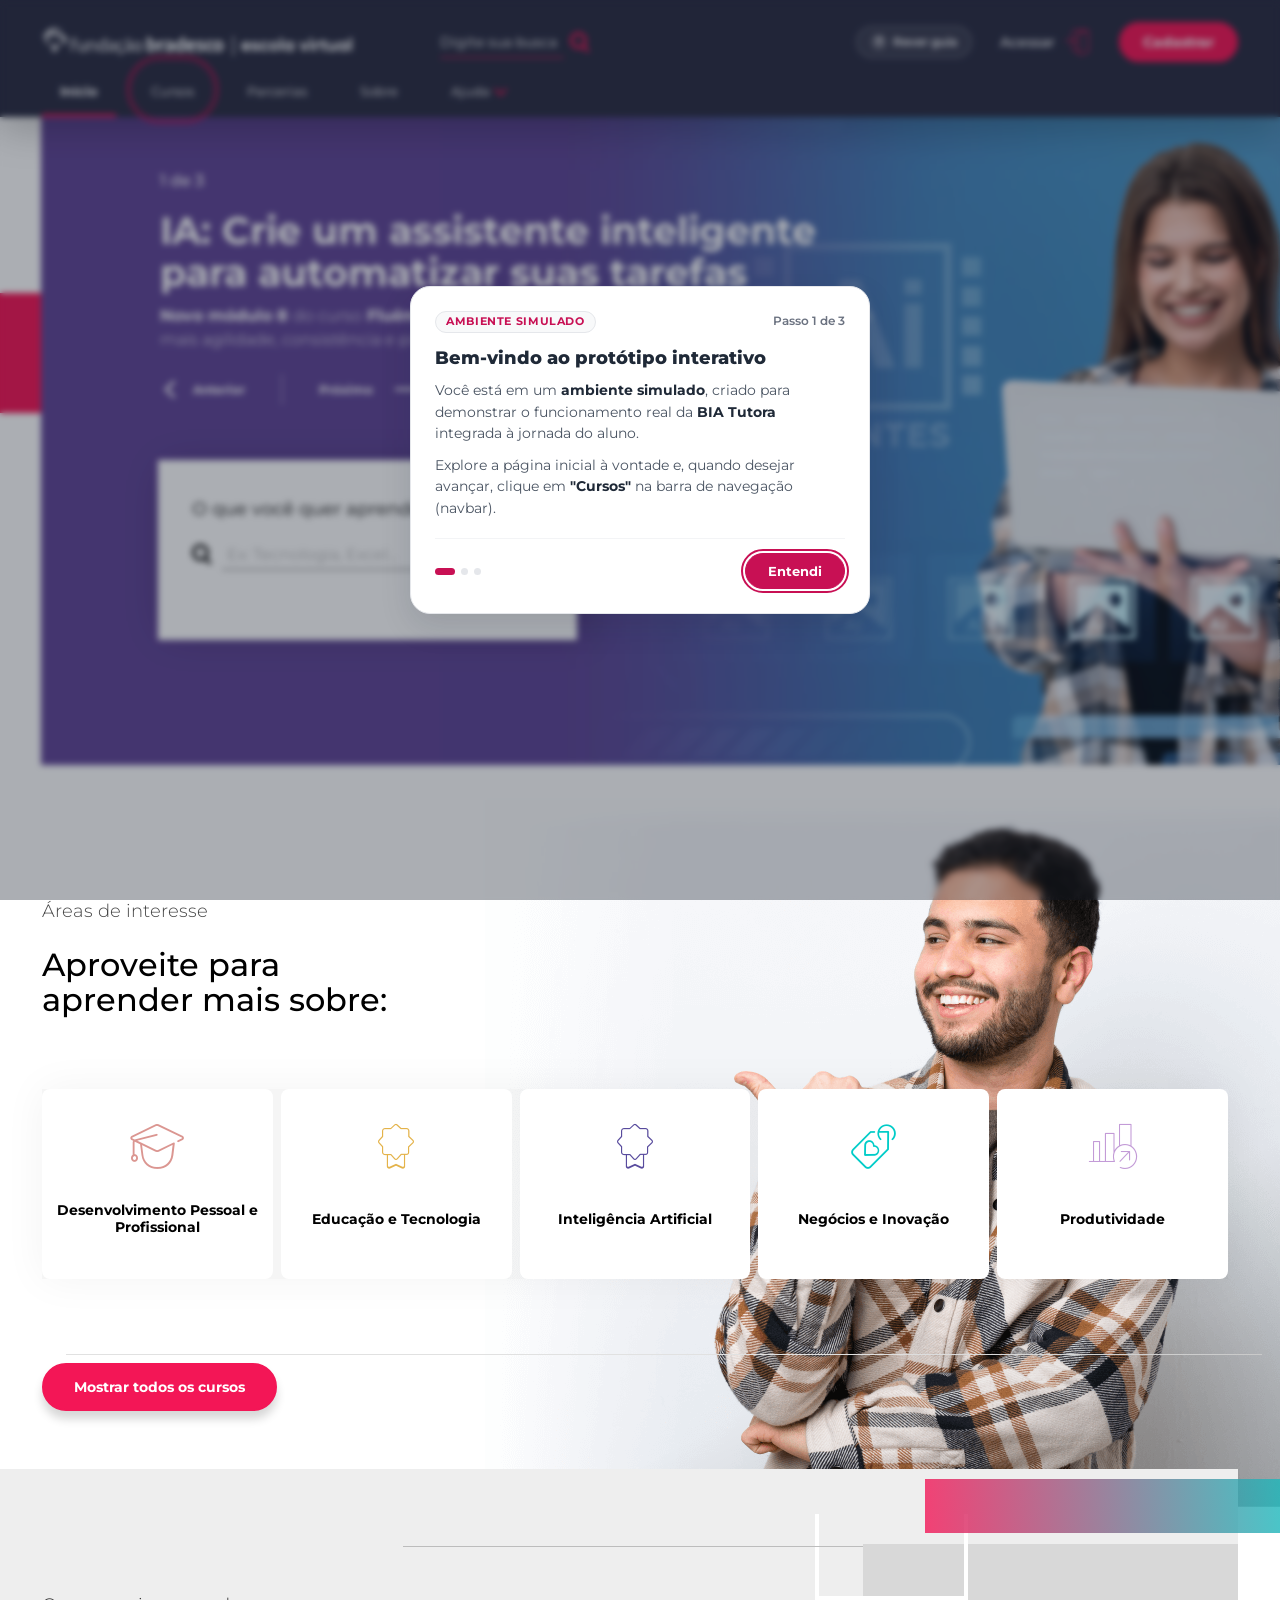
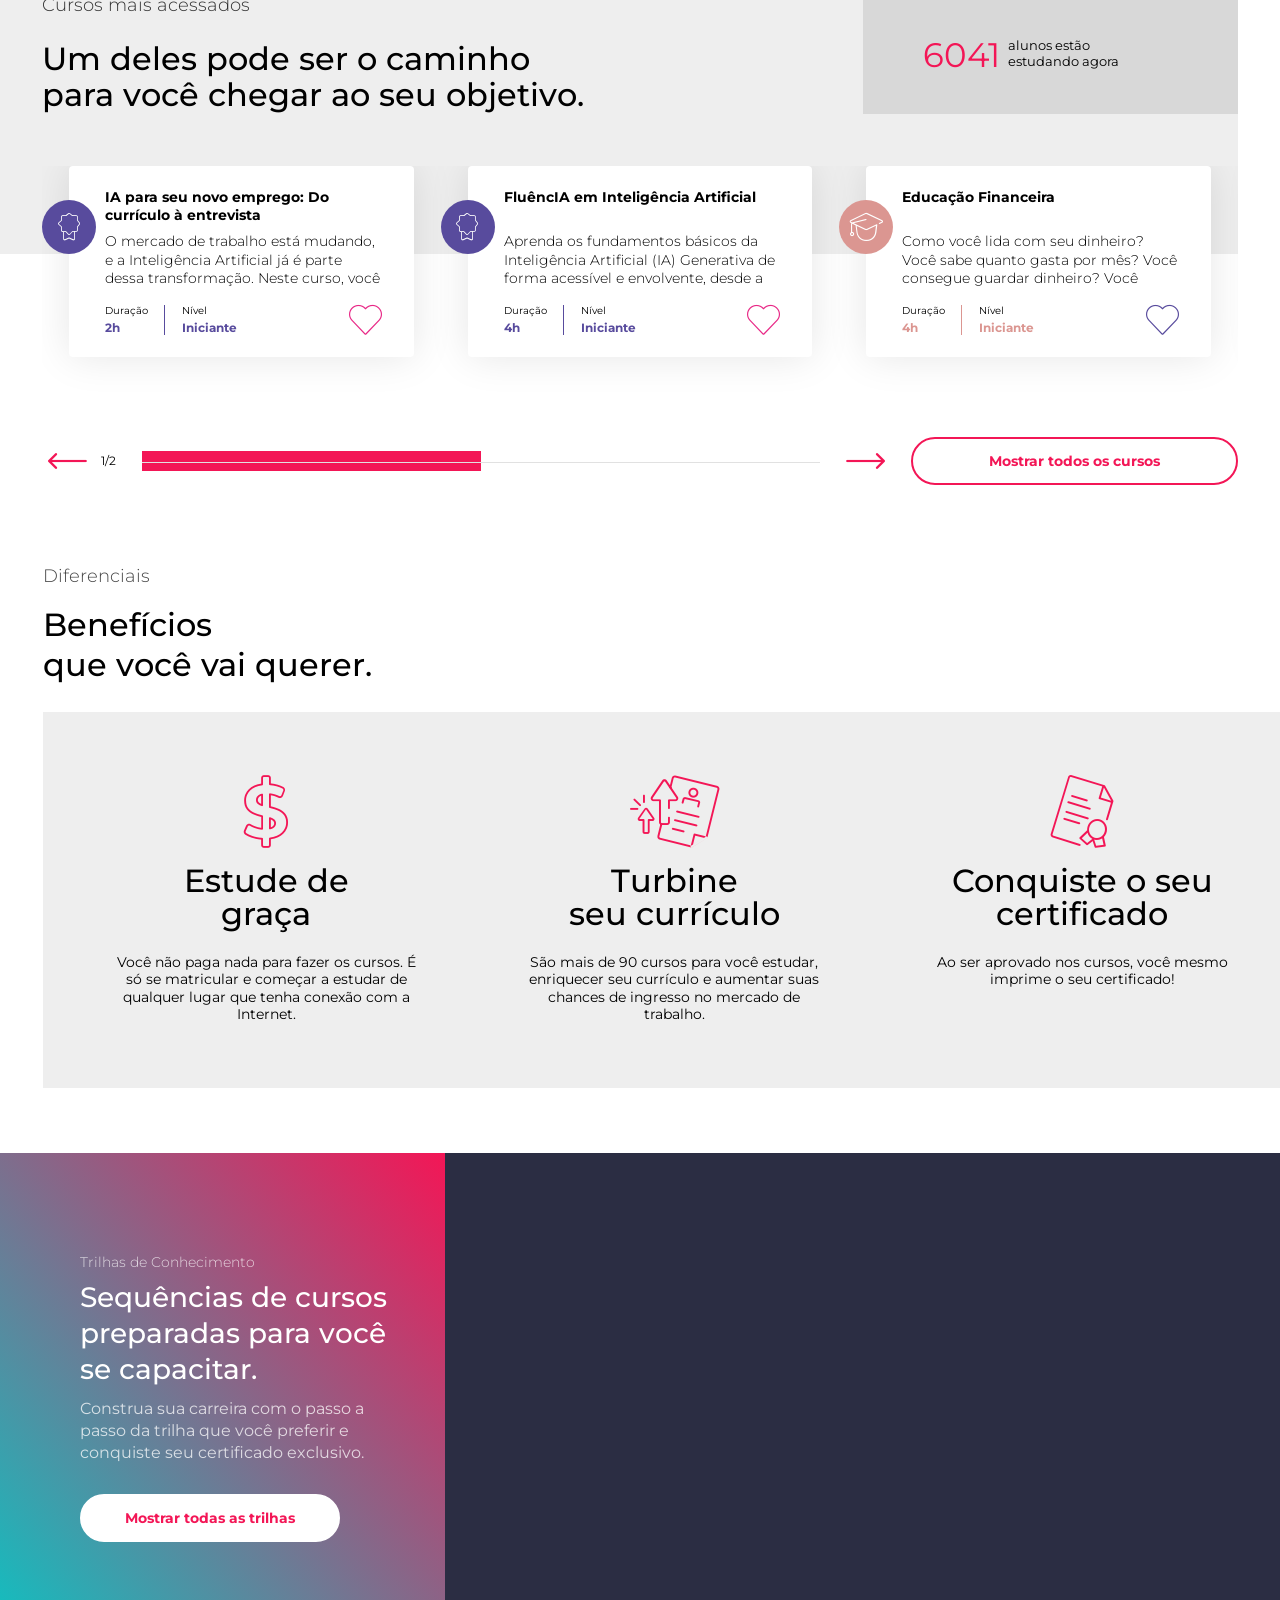
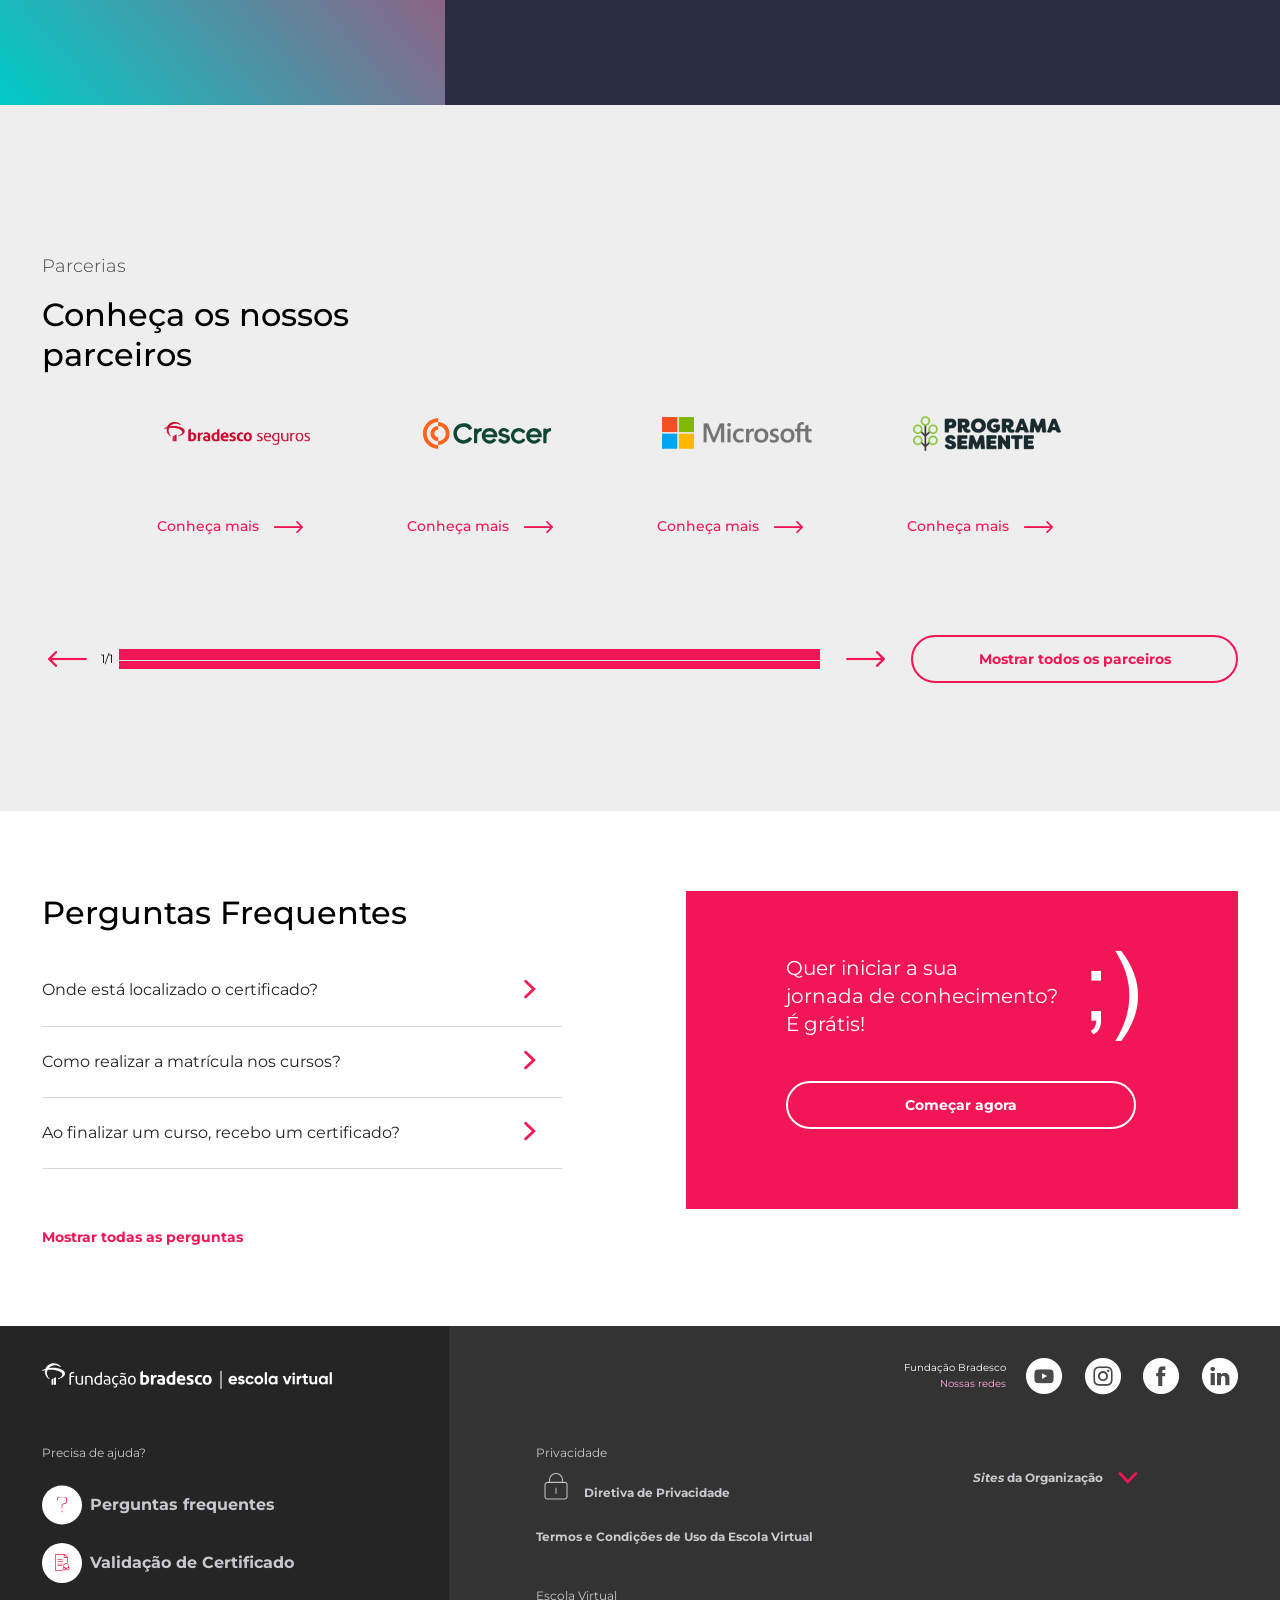
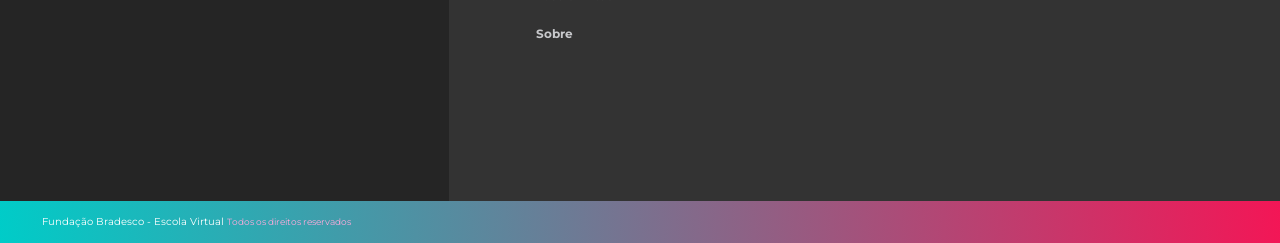
<file: index.html>
<!DOCTYPE html>
<html lang="pt-br">
<head>
  <meta charset="utf-8" />
  <meta name="viewport" content="width=device-width, initial-scale=1.0" />
  <title>Fundação Bradesco - Escola Virtual</title>
  <link rel="icon" type="image/svg+xml" href="assets/svg/icons/bradesco-logo-white.svg" />
  <meta name="description" content="Fundação Bradesco - Escola Virtual" />
  <meta name="theme-color" content="#f31656" />
  <link rel="preconnect" href="https://fonts.googleapis.com" />
  <link rel="preconnect" href="https://fonts.gstatic.com" crossorigin />
  <link href="https://fonts.googleapis.com/css2?family=Montserrat:ital,wght@0,300;0,400;0,500;0,600;0,700;0,800;1,400;1,700&display=swap" rel="stylesheet" />
  <link rel="stylesheet" href="css/style.css" />
  <link rel="stylesheet" href="css/bia.css" />
</head>
<body>
<header class="o-header">
  <span class="o-header_overlay" data-component="modal" data-component-options-overlay></span>
  <div class="o-header_hld " data-sticky>
    <div class="v-ctn -no-pd o-header_ctn">
      <div class="o-header_wpp">
        <div class="o-header_title" data-sticky-title>
          
          <a href="/" class="o-header_title-link">
            <img src="assets/svg/escola_virtual_horizontal_full.svg" alt="fundação bradesco | escola virtual" class="o-header_title-img">
          </a>
        </div>
        <form autocomplete="off" class="m-search-bar o-header_search" action="/busca" method="get" data-sticky-search>
          <div class="m-input_field m-search-bar_field" data-component="input" data-sticky-search-field>
            <input type="text" name="s" id="header-search" data-input-field class="m-input_input -white -no-border m-search-bar_input" data-rules='{"maxlength": 50, "searchFormat": true}' maxlength="50" data-tracking='{ "id": "header-focus", "lbl": "[Focus] busca" }'>
            <label class="m-input_placeholder -white -small" for="header-search">Digite sua busca</label>
          </div>
          <button class="a-search o-header_search-btn" type="submit" data-tracking='{ "id": "header", "lbl": "busca clique" }'>Buscar</button>
        </form>
      </div>
      <div class="o-header_actions">

          <a class="m-access-bar_login -icon" href="/entrar">Acessar</a>
              <a href="/cadastro?ReturnUrl=https://www.ev.org.br/" class="a-btn -small m-access-bar_register">Cadastrar</a>
      </div>

      <div class="m-access o-header_access">
          <a href="#menu-de-acesso" class="m-access_avatar -no-logged" aria-label="Acesso">Acesso</a>


<div class="halley_modal t-modal -shadow -bottom o-header_modal" data-component="modal" data-component-options='{ "hashHistory": false, "disableEvents": true }' id="menu-de-acesso">
  <div class="t-modal_overlay -no-mb" halley-modal-close></div>
  <div class="t-modal_ctn o-header_modal_ctn">
    <div class="m-access_modal">
        <button class="a-close m-menu_close -access -no-bg  -deep" halley-modal-close>Fechar</button>

      <div class="m-menu_wpp">
          <div class="m-access_login -compressed">
            <p class="m-access_login-title">Bem-vindo de volta!</p>
            <form action="/api/login" method="POST" data-component="login">
              

              <input name="__RequestVerificationToken" type="hidden" value="C6Qo8wDyX07stuMWLrTVyAKfc0vLWJHnIVWDuOqMx92pFjtDf7VXL8Q3NmFQyBjfe6UjGHXiVnyrlvhJ_IN_lYO2BjYTyVXyeDyiLGUf4ehdhvtAqiG840NMruAQIxerbjShabgY5G3RehjdkUmnn-djn9PdfU-Jf6o3zKb0hOc1" />

              <div class="m-input_field m-access_login-field" data-component="input">
                <input type="text" name="Login" id="login-modal" data-login-email data-input-field data-rules='{ "required": true, "maxlength": 100 }' maxlength="100" class="m-input_input m-access_login-input">
                <label class="m-input_placeholder -small" for="login-modal">CPF ou <em>E-mail</em></label>
              </div>
              <div class="m-input_field m-access_login-field" data-component="input">
                <input type="password" name="Senha" id="login-modal-pass" data-login-password data-input-field data-rules='{ "required": true, "maxlength": 32 }' maxlength="32" class="m-input_input m-access_login-input">
                <label class="m-input_placeholder -small" for="login-modal-pass">Senha</label>
              </div>

              <a href="/esqueci-senha" class="m-access_login-forgot">
                Esqueci minha senha
              </a>
              <input type="hidden" name="Favoritos" data-favorite-localstorage>
              <button class="a-btn --disabled -full m-access_login-cta" type="submit" disabled>Acessar</button>

                <div class="m-social o-social-form_hdr -no-padding" data-component="oauth-login">
                  <h2 class="o-social-title -margin">Entrar utilizando uma rede social</h2>
                  <div class="m-social_btn-hdr">
                    
                    <button type="button" class="a-social-btn -google m-social-btn" data-google><span>Continuar com o Google</span></button>
                    <button type="button" class="a-social-btn -facebook m-social-btn" data-facebook><span>Continuar com o Facebook</span></button>
                    <button type="button" class="a-social-btn -linkedin m-social-btn" data-linkedin><span>Continuar com o LinkedIn</span></button>
                  </div>
                </div>
              <small class="m-access_login-recaptcha">
                Este <i>site</i> é protegido pelo reCAPTCHA e se aplicam a <a target="_blank" href="https://policies.google.com/privacy?hl=pt-BR">Política de Privacidade</a> e os <a target="_blank" href="https://policies.google.com/terms?hl=pt-BR">Termos de Uso</a> do Google.
              </small>
              
            </form>
          </div>
      </div>

        
          <div class="m-menu-cta m-menu_cta">
            <p class="m-menu-cta_text">Ainda não tem acesso? Estude com a gente :)</p>

            <div class="m-menu-cta_btn-hld">
                  <a href="/cadastro?ReturnUrl=https://www.ev.org.br/" class="a-btn -no-bg -full m-menu-cta_link -login">Cadastrar</a>
            </div>
          </div>
        
    </div>
  </div>
</div>







      </div>

      

<nav class="m-nav o-header_menu" data-component="nav">
  <ul class="m-nav_list">
    <li class="m-nav_item"><a href="index.html" data-nav-link class="m-nav_link home -active ">Home</a></li>
    <li class="m-nav_item"><a href="/busca" data-nav-link class="m-nav_link search ">Busca</a></li>
    <li class="m-nav_item"><a href="pages/curso.html" data-nav-link class="m-nav_link cappello  ">Cursos</a></li>
    
    <li class="m-nav_item"><a href="#menu" data-nav-link class="m-nav_link menu">Menu</a></li>
  </ul>

  
<div class="halley_modal t-modal -top -shadow" data-nav-menu id="menu">
  <div class="t-modal_ctn">
    <div class="m-menu">
      <button class="a-close m-menu_close" data-nav-link-menu halley-modal-close>Fechar</button>

      <div class="m-menu_wpp">
        <ul class="m-border-list m-menu_list -padding">

          <li class="m-border-list_item" data-submenu>
            <span class="m-border-list_link -sub" data-submenu-open>Cursos</span>

            <div class="m-submenu -flex m-border-list_submenu" data-submenu-list>
              <div class="m-submenu_head">
                <button class="m-submenu_back" data-submenu-back>Voltar</button>
                <p class="m-submenu_title">Cursos</p>
                <small class="m-submenu_small">Gratuitos e 100% <em>on-line</em></small>
              </div>

              <div class="m-submenu_foot">
                <div class="m-menu_list">
                  <ul class="m-border-list">
                    
                    
                    <li class="m-border-list_item"><a href="pages/curso.html" class="m-border-list_link">Todos os cursos</a></li>
                    <li class="m-border-list_item"><a id="botao-areas-de-interesse" halley-modal-close href="javascript: acessaConteudo('animation-area-interesse')" class="m-border-list_link">Área de Interesse</a></li>
                    <li class="m-border-list_item"><a href="/trilhas-de-conhecimento" class="m-border-list_link">Trilhas de Conhecimento</a></li>
                    <li class="m-border-list_item">
                      <a href="/validar-certificado" class="m-border-list_link" data-tracking='{ "id": "header-courses" }'>
                        <p class="a-border-icon -certify -small-text">Validação de certificado</p>
                      </a>
                    </li>
                  </ul>
                </div>
              </div>
            </div>
          </li>
          <li class="m-border-list_item" data-submenu>
            <span class="m-border-list_link -sub" data-submenu-open data-tracking='{ "id" : "header" }'>Ajuda</span>
            <div class="m-submenu m-border-list_submenu" data-submenu-list>
              <div class="m-submenu_head">
                <button class="m-submenu_back" data-submenu-back>Voltar</button>
                <p class="m-submenu_title">Ajuda</p>
                <small class="m-submenu_small">Como podemos te ajudar?</small>
              </div>
              <ul class="m-border-list m-menu_list">
                <li class="m-border-list_item"><a href="/faq" class="m-border-list_link" data-tracking='{ "id" : "header-help" }'>Perguntas Frequentes</a></li>
              </ul>

            </div>
          </li>
          <li class="m-border-list_item"><a href="/parcerias" class="m-border-list_link" data-tracking='{ "id": "header" }'>Parcerias</a></li>
          <li class="m-border-list_item"><a href="/escola-virtual" class="m-border-list_link" data-tracking='{ "id": "header" }'>Sobre</a></li>
          <li class="m-border-list_item"><a href="/acessibilidade" class="m-border-list_link" data-tracking='{ "id": "header-courses" }'><p class="a-border-icon -icon -eye -small -small-text">Informática para Pessoas com Deficiência Visual</p></a></li>
          
        </ul>

        <a href="/validar-certificado" class="m-certified" data-tracking='{ "id": "header-courses", "lbl": "Validação de certificado" }'>
          <p class="a-border-icon -certify">Validação de certificado</p>
        </a>
      </div>

        
          <div class="m-menu-cta m-menu_cta">
            <p class="m-menu-cta_text">Já é nosso aluno? Identifique-se para acessar.</p>

            <div class="m-menu-cta_btn-hld">
              <a href="#menu-de-acesso" class="a-btn -full -shadow m-menu-cta_link">Acessar</a>
                  <a href="/cadastro?ReturnUrl=https://www.ev.org.br/" class="a-btn -full -no-bg m-menu-cta_link">Cadastrar</a>
            </div>
          </div>
        

    </div>
  </div>
</div>






</nav>

    </div>
    <div class="v-ctn -no-pd o-header_ctn o-header_top-menu-ctn" data-sticky-nav>
      

<nav class="m-top-menu o-header_top-menu">
  <ul class="m-top-menu_list">
    <li class="m-top-menu_item">
      <a href="index.html" data-tracking='{ "id" : "header", "lbl": "Ínicio" }' class="m-top-menu_link -active" accesskey="i">Início</a>
    </li>
    <li class="m-top-menu_item">
      <a href="pages/curso.html" class="m-top-menu_link " data-tracking='{ "id" : "header", "lbl": "Cursos" }' accesskey="c">Cursos</a>
    </li>
    <li class="m-top-menu_item">
      <a href="/parcerias" data-tracking='{ "id" : "header", "lbl": "Parcerias" }' class="m-top-menu_link " accesskey="p">Parcerias</a>
    </li>
    <li class="m-top-menu_item">
      <a href="/escola-virtual" data-tracking='{ "id" : "header", "lbl": "Sobre" }' class="m-top-menu_link " accesskey="s">Sobre</a>
    </li>

    <li class="m-top-menu_item">

      <a href="#ajuda" data-tracking='{ "id" : "header", "lbl": "Ajuda" }' class="m-top-menu_link -submenu " accesskey="a">Ajuda</a>
    </li>
  </ul>
</nav>

    </div>
  </div>

  <div class="o-header_modals">
    <div class="halley_modal t-modal -bottom -fade-y" data-component="modal" data-component-options='{}' id="cursos">
  <div class="t-modal_ctn">
    
<div class="m-menu">
  <div class="m-menu_wpp">
    <div class="m-submenu -flex">
      <div class="m-submenu_head">
        <div class="v-ctn">
          <button class="a-close m-menu_close -top" halley-modal-close>Fechar</button>
          <p class="m-submenu_title">Cursos</p>
          <small class="m-submenu_small">Gratuitos e 100% <em>on-line</em></small>
        </div>
      </div>
      <div class="v-ctn m-menu_list v-scroll_red">
        <ul class="m-border-list">
          
          
          <li class="m-border-list_item"><a href="pages/curso.html" class="m-border-list_link">Todos os cursos</a></li>
          <li class="m-border-list_item"><a id="botao-areas-de-interesse" halley-modal-close href="javascript: acessaConteudo('animation-area-interesse')" class="m-border-list_link">Área de Interesse</a></li>
          <li class="m-border-list_item"><a href="/trilhas-de-conhecimento" class="m-border-list_link">Trilhas de Conhecimento</a></li>
          <li class="m-border-list_item">
            <a href="/validar-certificado" class="m-border-list_link" data-tracking='{ "id": "header-courses" }'>
              <p class="a-border-icon -certify">Validação de certificado</p>
            </a>
          </li>
        </ul>
        
      </div>
    </div>
  </div>
  <div class="m-menu-cta m-menu_cta">
    <div class="v-ctn">
        
          <p class="m-menu-cta_text">Já é nosso aluno? Identifique-se para acessar.</p>

          <div class="m-menu-cta_btn-hld">
              <a href="/cadastro?ReturnUrl=https://www.ev.org.br/" class="a-btn -no-bg m-menu-cta_link">Cadastrar</a>
          </div>
        
    </div>
  </div>
</div>





  </div>
</div>

    <div class="halley_modal t-modal -bottom -fade-y" data-component="modal" data-component-options='{}' id="ajuda">
  <div class="t-modal_ctn">
    <div class="m-menu">
  <div class="m-menu_wpp">
    <div class="m-submenu">
      <div class="m-submenu_head">
        <div class="v-ctn">
          <button class="a-close m-menu_close -top" halley-modal-close>Fechar</button>
          <p class="m-submenu_title">Ajuda</p>
          <small class="m-submenu_small">Como podemos te ajudar?</small>
        </div>
      </div>
      <ul class="v-ctn m-border-list m-menu_list">
        <li class="m-border-list_item">
          <a class="a-border-icon -perfre m-border-list_link" href="/faq" class="m-border-list_link" data-tracking='{ "id": "header-help" }'>
            Perguntas Frequentes
          </a>
        </li>
      </ul>
    </div>
  </div>
</div>

  </div>
</div>

  </div>
</header>

<main class="v-main" id="conteudo-principal">
<div class="o-webdoor">
  <div class="v-ctn -no-pd">
    <div class="o-webdoor_wrp">
      <div class="o-webdoor_ctn v-carousel" id="webdoor-1" data-tracking='{ "id": "banner", "carousel": true }' data-component="carousel" data-component-options='{"slidesPerView": "1", "autoplay": { "delay": 6000 }, "loop": true, "navigation": { "nextEl": "[data-carousel-next-webdoor]", "prevEl": "[data-carousel-prev-webdoor]" }, "freeMode": false }'>
        <div class="swiper-wrapper">

            <div class="swiper-slide">
                <picture class="o-webdoor_img">
                  
                  <source media="(max-width: 767px)" srcset="assets/img/banner-agentes-ia.jpg">
                  
                  <img src="assets/img/banner-agentes-ia.jpg" alt="Fundação Bradesco" />
                </picture>

                <div class="o-webdoor_info -expanded">
                  <p class="o-webdoor_steps">1 de 3</p>

                    <h1 class="o-webdoor_title">IA: Crie um assistente inteligente para automatizar suas tarefas</h1>

                    <p class="o-webdoor_desc">
                      <strong>Novo módulo 8 </strong>do curso<strong> FluêncIA</strong>. <strong>Crie agentes inteligentes</strong> para apoiar sua rotina com mais agilidade, consistência e produtividade.
                    </p>
                                    <div class="o-webdoor_arrows">
                      <button class="o-webdoor_btn -prev-slide" data-carousel-prev-webdoor aria-label="Anterior">Anterior</button>
                      <button class="o-webdoor_btn -next-slide" data-carousel-next-webdoor aria-label="Proximo">Próximo</button>
                  </div>
                </div>
            </div>
            <div class="swiper-slide">
                <picture class="o-webdoor_img">
                  
                  <source media="(max-width: 767px)" srcset="assets/img/banner-prompt-ia.jpg">
                  
                  <img src="assets/img/banner-prompt-ia.jpg" alt="Fundação Bradesco" />
                </picture>

                <div class="o-webdoor_info ">
                  <p class="o-webdoor_steps">2 de 3</p>
                    <a href="https://www.ev.org.br/cursos/fluencia" data-tracking='{ "id": "banner-link" }'>

                    <p class="o-webdoor_title">IA: Como escrever bons prompts</p> 

                    <p class="o-webdoor_desc">
                      <strong>No novo módulo 7</strong> do <strong>FluêncIA</strong>, <strong>você aprenderá a criar prompts claros e eficientes.</strong><br />
Oriente a IA para obter respostas mais úteis, criativas e alinhadas ao que você precisa.
                    </p>
                                      </a>
                  <div class="o-webdoor_arrows">
                      <button class="o-webdoor_btn -prev-slide" data-carousel-prev-webdoor aria-label="Anterior">Anterior</button>
                      <button class="o-webdoor_btn -next-slide" data-carousel-next-webdoor aria-label="Proximo">Próximo</button>
                  </div>
                </div>
            </div>
            <div class="swiper-slide">
                <picture class="o-webdoor_img">
                  
                  <source media="(max-width: 767px)" srcset="assets/img/banner-70-anos.jpg">
                  
                  <img src="assets/img/banner-70-anos.jpg" alt="Fundação Bradesco" />
                </picture>

                <div class="o-webdoor_info -expanded">
                  <p class="o-webdoor_steps">3 de 3</p>
                    <a href="https://fundacao.bradesco/" data-tracking='{ "id": "banner-link" }'>

                    <p class="o-webdoor_title">                                                                                                                                                                                                                 </p> 

                    <p class="o-webdoor_desc">
                      &nbsp; &nbsp; &nbsp; &nbsp; &nbsp; &nbsp; &nbsp; &nbsp; &nbsp; &nbsp; &nbsp; &nbsp; &nbsp; &nbsp; &nbsp; &nbsp; &nbsp; &nbsp; &nbsp; &nbsp; &nbsp; &nbsp; &nbsp; &nbsp;
                    </p>
                                      </a>
                  <div class="o-webdoor_arrows">
                      <button class="o-webdoor_btn -prev-slide" data-carousel-prev-webdoor aria-label="Anterior">Anterior</button>
                      <button class="o-webdoor_btn -next-slide" data-carousel-next-webdoor aria-label="Proximo">Próximo</button>
                  </div>
                </div>
            </div>
        </div>
      </div>
    </div>
    <form class="m-search-box" data-component="autocomplete" data-component-options='{ "position" : "afterbegin", "anotherSelector" : "batata" }' action="/busca" method="get">
      <p class="m-search-box_title">O que você quer aprender?</p>

      <div class="m-search">
        <div class="m-search_field -search">
          <input type="text" name="s" placeholder="Ex: Tecnologia, Excel..." aria-label="O que você quer aprender?" class="a-input m-search_input" date-rules='{"maxlength": 50, "searchFormat": true}' maxlength="50" autocomplete="off" data-autocomplete-input data-tracking='{ "id": "search-box", "lbl": "[Focus] busca" }'>
        </div>
      </div>
      <div class="m-search-box_ctt" data-autocomplete-form>
        <button class="a-link m-search-box_link" type="submit">Ver mais</button>
      </div>
    </form>
  </div>
</div>





<section class="o-interest-area" id="areas-de-interesse" data-id="animation-area-interesse">
  <div class="v-ctn o-interest-area_ctn v-carousel_hld">
    <h2 class="o-interest-area_title">Áreas de interesse</h2>
    <h3 class="o-interest-area_subtitle">Aproveite para<br /> aprender mais <br class="-no-desk"/>sobre:</h3>

    <div class="o-interest-area_list-hld v-carousel"
    data-component="carousel" data-component-options='{
      "slidesPerView": "auto",
      "disableOn": ["DESKTOP"],
      "scrollbar": { "el": ".o-interest-aerea_bar", "dragClass": "o-interest-aerea_track", "draggable": true }
      }'>
      <div class="swiper-wrapper m-card-list">
          <article class="swiper-slide m-card-list_item -professional o-interest-area_item "><a class="m-card-list_link -professional -cappello" href="/areas-de-interesse/desenvolvimento-pessoal-e-profissional" data-tracking='{ "id": "box-categoria" }'>Desenvolvimento Pessoal e Profissional</a></article>
          <article class="swiper-slide m-card-list_item -finances o-interest-area_item "><a class="m-card-list_link -finances -seal" href="/areas-de-interesse/educacao-e-tecnologia" data-tracking='{ "id": "box-categoria" }'>Educa&#231;&#227;o e Tecnologia</a></article>
          <article class="swiper-slide m-card-list_item -informatic o-interest-area_item "><a class="m-card-list_link -informatic -seal" href="/areas-de-interesse/inteligencia-artificial" data-tracking='{ "id": "box-categoria" }'>Intelig&#234;ncia Artificial</a></article>
          <article class="swiper-slide m-card-list_item -adm o-interest-area_item "><a class="m-card-list_link -adm -tag-heart" href="/areas-de-interesse/negocios-e-inovacao" data-tracking='{ "id": "box-categoria" }'>Neg&#243;cios e Inova&#231;&#227;o</a></article>
          <article class="swiper-slide m-card-list_item -visual o-interest-area_item "><a class="m-card-list_link -visual -graph" href="/areas-de-interesse/produtividade" data-tracking='{ "id": "box-categoria" }'>Produtividade</a></article>
      </div>
    </div>

    <span class="a-progress-bar o-interest-aerea_bar">scrollbar</span>

    <a href="pages/curso.html" class="a-btn -shadow o-interest-area_cta" data-tracking='{ "id": "box-categoria", "lbl": "todos os cursos" }'>Mostrar todos os cursos</a>
  </div>
</section>





<section class="o-access v-carousel_hld">
  <div class="v-ctn">
    <div class="o-access_head">
      <p class="o-access_info">
        <strong>6041</strong> <span>alunos est&#227;o <br />estudando agora</span>
        
      </p>
      <h2 class="a-title o-access_title">
        <span>Cursos mais acessados</span>
        Um deles pode ser o caminho para você chegar ao seu objetivo.
      </h2>
    </div>
    <div class="o-access_tabs v-carousel">
      <div
        data-component="carousel"
        data-component-options='{
          "watchOverflow": true,
          "slidesPerView": "auto",
          "scrollbar": {
            "el": "[data-carousel-mostaccess-bar]",
            "draggable": true,
            "dragClass": "carousel-bar"
          },
          "navigation": {
            "nextEl": "[data-carousel-mostaccess-next]",
            "prevEl": "[data-carousel-mostaccess-prev]"
          },
          "breakpoints": {
            "1196": {
              "pagination": {
                "el": "[data-carousel-mostaccess-pagination]",
                "type": "fraction"
              }
            }
          }
        }'
        data-tracking='{ "id": "box-courses-pagination", "carousel": true }'>
        <div class="swiper-wrapper">

<article class="m-card -title-cropped o-access_card swiper-slide -informatic" data-card-id="218">
  <div class="m-card_ctn">
    <span class="m-card_icon -mobile -seal"></span>
    <div class="m-card_hld">
      <h3 class="m-card_title" data-component="ellipsis">IA para seu novo emprego: Do curr&#237;culo &#224; entrevista</h3>
      <p class="m-card_desc" data-component="ellipsis" data-component-options>O mercado de trabalho está mudando, e a Inteligência Artificial já é parte dessa transformação. Neste curso, você vai aprender a usar a IA de forma estratégica para conquistar uma vaga, mudar de carreira ou se destacar na função atual.
Com exemplos práticos e linguagem acessível, você descobrirá como criar currículos de impacto, otimizar seu perfil no LinkedIn, encontrar oportunidades de emprego, entender e aplicar palavras-chave essenciais e até se preparar para entrevistas gerando perguntas e respostas com IA.
Além de ferramentas e técnicas, você vai desenvolver pensamento crítico e criatividade para usar a IA a seu favor, de maneira ética e eficiente.
Este é o momento de se posicionar à frente e liderar sua própria trajetória profissional.
Prepare-se para o futuro do trabalho!

Detalhes:

Curso livre de 2 horas

	Acesso 100% online
	Estude no seu próprio ritmo

Conteúdo Estruturado


	Videoaulas cuidadosamente planejadas
	Explore as infinitas possibilidades da IA para uma nova oportunidade profissional</p>
      <div class="m-info m-card_foot">
          <p class="m-info_desc -small m-card_info">Duração <strong>2h</strong></p>
          <p class="m-info_desc -small m-card_info">Nível <strong>Iniciante</strong></p>

          <a class="m-card_btn a-favorite" href="#menu-de-acesso" data-component="favorite" data-component-options='{ "itemId": 218, "type" : "CURSO_ONLINE", "noLogged" : true }'>Favoritar</a>
      </div>
    </div>
  </div>
    <a class="m-card_link" href="/cursos/iaempregos" data-tracking='{ "id": "box-courses" }'>IA para seu novo emprego: Do curr&#237;culo &#224; entrevista</a>
</article>

<article class="m-card -title-cropped o-access_card swiper-slide -informatic" data-card-id="211">
  <div class="m-card_ctn">
    <span class="m-card_icon -mobile -seal"></span>
    <div class="m-card_hld">
      <h3 class="m-card_title" data-component="ellipsis">Flu&#234;ncIA em Intelig&#234;ncia Artificial</h3>
      <p class="m-card_desc" data-component="ellipsis" data-component-options>Aprenda os fundamentos básicos da Inteligência Artificial (IA) Generativa de forma acessível e envolvente, desde a sua história até os conceitos essenciais. Explore suas aplicações da IA no dia a dia e em sua produtividade online.

Conteúdo desenvolvido em parceria com a MICROSOFT, com vídeos gravados pelos especialistas da empresa no Brasil.Este é um curso inicialpara se aprofundar no mundo da IA e essencial para seguir com os estudos dos demais cursos oferecidos pela Escola Virtual sobre Inteligência Artificial.

Além disso, temos novidades: os módulos 7 (Como escrever bons prompts com Copilot) e 8 (Criando agentes com Copilot Studio para M365) são inéditos e trazem conteúdos exclusivos para enriquecer a sua jornada.

Os módulos deste curso são flexíveis e você pode estudar de acordo com seu interesse.
Para emissão do CERTIFICADO é necessária a conclusão de todos os módulos e obter nota igual ou superior a 70% na avaliação final.</p>
      <div class="m-info m-card_foot">
          <p class="m-info_desc -small m-card_info">Duração <strong>4h</strong></p>
          <p class="m-info_desc -small m-card_info">Nível <strong>Iniciante</strong></p>

          <a class="m-card_btn a-favorite" href="#menu-de-acesso" data-component="favorite" data-component-options='{ "itemId": 211, "type" : "CURSO_ONLINE", "noLogged" : true }'>Favoritar</a>
      </div>
    </div>
  </div>
    <a class="m-card_link" href="/cursos/fluencia" data-tracking='{ "id": "box-courses" }'>Flu&#234;ncIA em Intelig&#234;ncia Artificial</a>
</article>

<article class="m-card -title-cropped o-access_card swiper-slide -professional" data-card-id="167">
  <div class="m-card_ctn">
    <span class="m-card_icon -mobile -cappello"></span>
    <div class="m-card_hld">
      <h3 class="m-card_title" data-component="ellipsis">Educa&#231;&#227;o Financeira</h3>
      <p class="m-card_desc" data-component="ellipsis" data-component-options>Como você lida com seu dinheiro? Você sabe quanto gasta por mês? Você consegue guardar dinheiro? Você gasta com coisas que não precisa? Quem termina primeiro, o mês ou o seu salário?

Com certeza você já ouviu muitas dessas perguntas, não é mesmo?

Vivemos em uma sociedade consumista, em que há uma grande oferta de produtos e serviços, facilidade de crédito e um apelo muito grande da mídia para o consumo. Por outro lado, nossos ganhos não são infinitos e precisamos saber como ganhar, como gastar e como guardar dinheiro.

A educação financeira possibilita exatamente isso, que você faça um planejamento financeiro, que aprenda a gerenciar sua economia pessoal e seus hábitos de consumo.

Neste curso, você conhecerá qual é o seu perfil financeiro, aprenderá a fazer uma análise e a elaborar um controle financeiro de qualidade e conhecerá os conceitos básicos e fundamentais sobre investimentos e sustentabilidade.

Toda a jornada de aprendizado deste conteúdo passa por cinco etapas:
• Start – Comece a pensar sobre o tema do módulo
• Bússola – Descubra o que é preciso saber para cumprir a missão
• Desafio – Reveja os conceitos apresentados no módulo
• Missão – Coloque em prática o que você aprendeu
• Quiz – Teste seus conhecimentos sobre o que você aprendeu</p>
      <div class="m-info m-card_foot">
          <p class="m-info_desc -small m-card_info">Duração <strong>4h</strong></p>
          <p class="m-info_desc -small m-card_info">Nível <strong>Iniciante</strong></p>

          <a class="m-card_btn a-favorite" href="#menu-de-acesso" data-component="favorite" data-component-options='{ "itemId": 167, "type" : "CURSO_ONLINE", "noLogged" : true }'>Favoritar</a>
      </div>
    </div>
  </div>
    <a class="m-card_link" href="/cursos/educacao-financeira" data-tracking='{ "id": "box-courses" }'>Educa&#231;&#227;o Financeira</a>
</article>

<article class="m-card -title-cropped o-access_card swiper-slide -visual" data-card-id="206">
  <div class="m-card_ctn">
    <span class="m-card_icon -mobile -graph"></span>
    <div class="m-card_hld">
      <h3 class="m-card_title" data-component="ellipsis">Excel na Pr&#225;tica</h3>
      <p class="m-card_desc" data-component="ellipsis" data-component-options>Este curso é perfeito para quem deseja elevar suas habilidades na criação de planilhas eficientes, realizar análises de dados complexas e automatizar tarefas no Excel, tornando suas atividades diárias mais produtivas e organizadas.

Indicado tanto para iniciantes quanto para aqueles que já possuem algum conhecimento da ferramenta, este curso é uma excelente oportunidade para enriquecer seu currículo e aplicar o Excel em diversas áreas da sua vida, incluindo a organização financeira pessoal.

Matricule-se agora e invista no seu aprendizado! Aplique seus conhecimentos em situações reais, otimize processos e tome decisões mais estratégicas, seja na sua carreira, no seu negócio ou em atividades pessoais. Transforme seu potencial com o poder do Excel!

Detalhes

Curso livre de 16 horas

	Acesso 100% online
	Estude no seu próprio ritmo

Conteúdo Estruturado em Módulos


	Orientações sobre funções visualizando telas do Excel
	Vídeos demonstrativos para fácil entendimento
	Atividades práticas

Avaliação e Certificação


	Conclusão depende de 100% das atividades realizadas
	Avaliação final com mínimo de 70% de aproveitamento
	Certificado gratuito após aprovação</p>
      <div class="m-info m-card_foot">
          <p class="m-info_desc -small m-card_info">Duração <strong>16h</strong></p>
          <p class="m-info_desc -small m-card_info">Nível <strong>Iniciante</strong></p>

          <a class="m-card_btn a-favorite" href="#menu-de-acesso" data-component="favorite" data-component-options='{ "itemId": 206, "type" : "CURSO_ONLINE", "noLogged" : true }'>Favoritar</a>
      </div>
    </div>
  </div>
    <a class="m-card_link" href="pages/curso.html" data-tracking='{ "id": "box-courses" }'>Excel na Pr&#225;tica</a>
</article>
        </div>
        <div class="m-carousel-foot o-access_foot">
          <div class="m-carousel-foot_controls">
            <button type="button" class="m-carousel-foot_pag o-access_pagination" data-carousel-mostaccess-pagination data-carousel-mostaccess-prev></button>
            <span class="a-progress-bar m-carousel-foot_bar o-access_bar -no-margin" data-carousel-mostaccess-bar>Barra de progresso</span>
            <button type="button" class="m-carousel-foot_btn" data-carousel-mostaccess-next>Proximo</button>
          </div>
          <a href="pages/curso.html" class="a-btn -no-bg -bordered-red o-access_btn" data-tracking='{ "id": "box-courses" }'>Mostrar todos os cursos</a>
        </div>
      </div>
    </div>
  </div>
</section>



<section class="o-differentials">
  <div class="v-ctn o-differentials_ctn">
    <h2 class="o-differentials_title">Diferenciais</h2>
    <h3 class="o-differentials_subtitle">Benefícios <br />que você vai querer.</h3>

    <ul class="m-icon-list o-differentials_list">
      <li class="m-icon-list_item o-differentials_list-item -dollar-sign">
        <h4 class="m-icon-list_item-title">Estude de <br/>graça</h4>
        <p class="m-icon-list_item-txt">
          Você não paga nada para fazer os cursos. É só se matricular e começar a estudar de qualquer lugar que tenha conexão com a Internet.
        </p>
      </li>
      <li class="m-icon-list_item o-differentials_list-item -curriculum">
        <h4 class="m-icon-list_item-title">Turbine<br /> seu currículo</h4>
        <p class="m-icon-list_item-txt">
          São mais de 90 cursos para você estudar, enriquecer seu currículo e aumentar suas chances de ingresso no mercado de trabalho.
        </p>
      </li>
      <li class="m-icon-list_item o-differentials_list-item -doc">
        <h4 class="m-icon-list_item-title">Conquiste o seu certificado</h4>
        <p class="m-icon-list_item-txt">
          Ao ser aprovado nos cursos, você mesmo imprime o seu certificado!
        </p>
      </li>
    </ul>
  </div>
</section>





<section class="o-trails v-carousel_hld">
  <div class="v-ctn -full -no-pd">
    <div class="o-trails_ctn">
      <article class="o-trails_info">
        <h2 class="a-title o-trails_title">
          <span>Trilhas de Conhecimento</span>
          Sequências de cursos preparadas para<br /> você se capacitar.
        </h2>
        <p class="o-trails_txt">Construa sua carreira com o passo a passo <br />
        da trilha que você preferir e conquiste seu <br />
        certificado exclusivo.</p>
        <a class="a-btn -white -full o-trails_cta" href="/trilhas-de-conhecimento" data-tracking='{ "id": "box-top3", "lbl": "cursos relacionados" }'>Mostrar todas as trilhas</a>
      </article>
      <article class="o-trails_carousel v-carousel">
        <div class="o-trails_carousel-wrp" data-tracking='{ "id": "box-top3-pagination", "carousel": true }' data-component="carousel" data-component-options='{
          "freeMode": false,
          "slidesPerView": "auto",
          "scrollbar": {
            "el": ".o-trails_bar",
            "draggable": true,
            "dragClass": "o-trails_track"
          },
          "pagination": {
            "el": ".o-trails_pagination",
            "type": "fraction"
          },
          "navigation": {
            "nextEl": "[data-carousel-next-trails]",
            "prevEl": "[data-carousel-prev-trails]"
            }
          }'>
          <div class="swiper-wrapper">


<article class="m-card -trails o-trails_item -trails -big swiper-slide" data-card-id="13">
  <div class="m-card_ctn">
    <div class="m-card_hld">
      <h3 class="m-card_title">Excel 2016 (do b&#225;sico ao avan&#231;ado)</h3>
      <p class="m-card_desc" data-component="ellipsis" data-component-options>O Excel 2016, que integra o Pacote Office 2016, foi lançado no segundo semestre de 2015 com o Windows 10 e trouxe novas e poderosas funcionalidades.

Quando se trata de planilhas eletrônicas, o Excel é, sem dúvida, um dos programas mais utilizados no mundo!

Seja para uso corporativo ou doméstico, as planilhas estão cada vez mais populares. Essa ferramenta é cheia de funcionalidades que facilitam muito o uso de cálculos matemáticos.

Nossa Trilha de Conhecimento compila os cursos básico, intermediário e avançado, possibilitando que você tenha uma visão completa sobre a edição 2016 do software que integra o pacote Microsoft Office.</p>
        <div class="m-list-icons">
            <span class="m-list-icons_icon -graph  -visual"></span>
        </div>
      <div class="m-info m-card_foot">
        <p class="m-info_desc -small m-card_info">Cursos <strong>3</strong></p>
        <p class="m-info_desc -small m-card_info">Duração <strong>65h</strong></p>
          <a class="m-card_btn a-favorite" href="#menu-de-acesso" data-component="favorite" data-component-options='{ "itemId": 13, "type" : "ROTEIRO_ESTUDO", "noLogged" : true }'>Favoritar</a>
      </div>
    </div>
  </div>
    <a class="m-card_link" href="/trilhas-de-conhecimento/excel-2016-do-basico-ao-avancado" data-tracking='{ "id": "box-top3", "lbl": "curso Excel 2016 (do b&#225;sico ao avan&#231;ado)" }'>Excel 2016 (do b&#225;sico ao avan&#231;ado)</a>

</article>


<article class="m-card -trails o-trails_item -trails -big swiper-slide" data-card-id="39">
  <div class="m-card_ctn">
    <div class="m-card_hld">
      <h3 class="m-card_title">Intelig&#234;ncia Artificial para Organiza&#231;&#245;es do Terceiro Setor</h3>
      <p class="m-card_desc" data-component="ellipsis" data-component-options>A inteligência artificial (IA) está redefinindo o potencial de impacto das organizações do terceiro setor, oferecendo novas formas de otimizar recursos, ampliar a atuação social e fortalecer o vínculo com comunidades. Este conteúdo propõe uma abordagem prática e estratégica sobre como a IA pode ser aplicada de forma ética, acessível e eficaz por instituições sem fins lucrativos.
Nesta trilha, discutiremos os princípios e dilemas da ética na era da IA, incluindo transparência, privacidade e responsabilidade no uso de algoritmos em contextos sociais. Exploraremos como a IA pode transformar a comunicação e mobilização, personalizando campanhas, engajando públicos diversos e potencializando arrecadações. Também abordaremos a IA na prática, com foco em como dados bem estruturados fazem a diferença na geração de insights, na tomada de decisões e na construção de soluções mais eficazes. Este é um convite para que organizações sociais se apropriem da tecnologia como aliada na construção de um futuro mais justo, inteligente e eficiente.</p>
        <div class="m-list-icons">
            <span class="m-list-icons_icon -seal  -informatic"></span>
        </div>
      <div class="m-info m-card_foot">
        <p class="m-info_desc -small m-card_info">Cursos <strong>4</strong></p>
        <p class="m-info_desc -small m-card_info">Duração <strong>10h</strong></p>
          <a class="m-card_btn a-favorite" href="#menu-de-acesso" data-component="favorite" data-component-options='{ "itemId": 39, "type" : "ROTEIRO_ESTUDO", "noLogged" : true }'>Favoritar</a>
      </div>
    </div>
  </div>
    <a class="m-card_link" href="/trilhas-de-conhecimento/inteligencia-artificial-para-organizacoes-do-terceiro-setor" data-tracking='{ "id": "box-top3", "lbl": "curso Intelig&#234;ncia Artificial para Organiza&#231;&#245;es do Terceiro Setor" }'>Intelig&#234;ncia Artificial para Organiza&#231;&#245;es do Terceiro Setor</a>

</article>


<article class="m-card -trails o-trails_item -trails -big swiper-slide" data-card-id="25">
  <div class="m-card_ctn">
    <div class="m-card_hld">
      <h3 class="m-card_title">Intelig&#234;ncia Emocional</h3>
      <p class="m-card_desc" data-component="ellipsis" data-component-options>Você já parou para pensar o que se passa em nossa cabeça quando estamos com raiva? Será que é possível manejar preocupação, ansiedade ou seremos sempre reféns dessas emoções? Você já pensou em quantas escolhas fazemos todos os dias?

Fazemos escolhas o tempo inteiro, sejam elas em nossa vida pessoal ou profissional e precisamos lidar com essas emoções de medo, preocupação, ansiedade, impulsividade, raiva, vergonha e inveja!

O primeiro passo para conseguir fazer isso é entender como essas emoções nascem, o que elas significam e como o nosso cérebro reforça e estrutura essas emoções.

Nesta Trilha serão apresentadas estratégias efetivas para lidar com esses sentimentos, além de temas como o autoconhecimento, autocuidado, relações interpessoais, marketing pessoal, motivação, gestão de tempo, conceitos sobre moral, ética, diversidade cultural, projeto de vida, resiliência, além de conceitos sobre inovação e empreendedorismo.</p>
        <div class="m-list-icons">
            <span class="m-list-icons_icon -cappello  -professional"></span>
        </div>
      <div class="m-info m-card_foot">
        <p class="m-info_desc -small m-card_info">Cursos <strong>4</strong></p>
        <p class="m-info_desc -small m-card_info">Duração <strong>16h</strong></p>
          <a class="m-card_btn a-favorite" href="#menu-de-acesso" data-component="favorite" data-component-options='{ "itemId": 25, "type" : "ROTEIRO_ESTUDO", "noLogged" : true }'>Favoritar</a>
      </div>
    </div>
  </div>
    <a class="m-card_link" href="/trilhas-de-conhecimento/inteligencia-emocional" data-tracking='{ "id": "box-top3", "lbl": "curso Intelig&#234;ncia Emocional" }'>Intelig&#234;ncia Emocional</a>

</article>
          </div>
        <div class="o-trails_access">
          <button class="o-trails_back-btn -prev-slide" data-carousel-prev-trails></button>
          <span class="o-trails_pagination">pagination</span>
          <span class="o-trails_bar">scrollbar</span>
          <button class="o-trails_next-btn -next-slide" data-carousel-next-trails></button>
        </div>
        </div>
      </article>
    </div>
  </div>
</section>


  

<section class="o-partnerships">
    <div class="v-ctn o-partnerships_ctn">
      <h2 class="o-partnerships_title">Parcerias</h2>
      <h3 class="o-partnerships_subtitle">Conheça os nossos<br /> parceiros</h3>

      <div class="v-carousel o-partnerships_carousel">
      <div
        class="o-partnerships_carousel-container"
        data-component="carousel"
        data-component-options='{
          "watchOverflow": true,
          "slidesPerView": "auto",
          "scrollbar": {
            "el": "[data-carousel-partnerships-bar]",
            "draggable": true,
            "dragClass": "carousel-bar"
          },
          "navigation": {
            "nextEl": "[data-carousel-partnerships-next]",
            "prevEl": "[data-carousel-partnerships-prev]"
          },
          "breakpoints": {
            "1196": {
              "centerInsufficientSlides": true,
              "pagination": {
                "el": "[data-carousel-partnerships-pagination]",
                "type": "fraction"
              }
            }
          }
        }'>
        <div class="swiper-wrapper o-partnerships_carousel-wrapper">
<div class="m-partner-cta swiper-slide o-partnerships_item">
  <a href="/parcerias/bradesco-seguros" class="m-partner-cta_link">
    <picture class="m-partner-cta_picture">
      <img src="assets/img/parceria-49f0.png" alt="Bradesco Seguros">
    </picture>
    <p class="m-partner-cta_cta">Conheça mais</p>
  </a>
</div><div class="m-partner-cta swiper-slide o-partnerships_item">
  <a href="/parcerias/instituto-crescer" class="m-partner-cta_link">
    <picture class="m-partner-cta_picture">
      <img src="assets/svg/parceria-crescer.svg" alt="Instituto Crescer">
    </picture>
    <p class="m-partner-cta_cta">Conheça mais</p>
  </a>
</div><div class="m-partner-cta swiper-slide o-partnerships_item">
  <a href="/parcerias/microsoft" class="m-partner-cta_link">
    <picture class="m-partner-cta_picture">
      <img src="assets/img/parceria-programa-semente.png" alt="Microsoft">
    </picture>
    <p class="m-partner-cta_cta">Conheça mais</p>
  </a>
</div><div class="m-partner-cta swiper-slide o-partnerships_item">
  <a href="/parcerias/programa-semente" class="m-partner-cta_link">
    <picture class="m-partner-cta_picture">
      <img src="assets/img/parceria-bradesco-seguros.png" alt="Programa Semente">
    </picture>
    <p class="m-partner-cta_cta">Conheça mais</p>
  </a>
</div><div class="m-partner-cta swiper-slide o-partnerships_item">
  <a href="/parcerias/unibrad" class="m-partner-cta_link">
    <picture class="m-partner-cta_picture">
      <img src="assets/svg/parceria-microsoft.svg" alt="Unibrad">
    </picture>
    <p class="m-partner-cta_cta">Conheça mais</p>
  </a>
</div>        </div>
      </div>
    </div>
    <div class="m-carousel-foot o-partnerships_carousel-foot">
      <div class="m-carousel-foot_controls">
        <button type="button" class="m-carousel-foot_pag o-partnerships_pagination" data-carousel-partnerships-pagination data-carousel-partnerships-prev></button>
        <span class="a-progress-bar m-carousel-foot_bar o-partnerships_bar -no-margin" data-carousel-partnerships-bar>Barra de progresso</span>
        <button type="button" class="m-carousel-foot_btn" data-carousel-partnerships-next>Proximo</button>
      </div>
      <a href="/parcerias" class="a-btn -no-bg -bordered-red o-partnerships_btn">Mostrar todos os parceiros</a>
    </div>
    </div>
  </section>




<section class="o-faq">
  <div class="v-ctn o-faq_ctn">
    <div class="o-faq_hld">
      <h2 class="o-faq_title">Perguntas Frequentes</h2>
      <div class="m-accordion">
          <dl class="m-accordion_item o-faq_item" data-component="accordion">
            <dt class="m-accordion_prev -border" data-accordion-button data-tracking='{ "id": "faq" }'>Onde está localizado o certificado?</dt>
            <dd class="m-accordion_ctt" data-accordion-list>
              <div>
                <p>Após realizar a avaliação e ser <strong>aprovado(a)</strong>, para ter acesso ao certificado é necessário <strong>concluir o curso</strong>. Para isso, <strong>clique no botão 'Mais opções &gt; Fechar matrículas'. &nbsp; &nbsp; &nbsp;</strong><br />
&nbsp;<br />
Após isso seu certificado estará disponível no <strong>histórico</strong>,<strong> </strong>siga as instruções abaixo:</p>

<p>1 - Acesse a <strong>Escola Virtual</strong> (www.ev.org.br)<br />
2 - No cabeçalho da página, clique em <strong>Acessar</strong><br />
3 - Informe seu <strong>login </strong>(CPF ou e-mail cadastrado) e a <strong>senha&nbsp;</strong>(também é possível entrar utilizando uma rede social)<br />
4 - Clique em <strong>Acessar</strong><br />
5 - Clique em<strong> Área do Aluno</strong><br />
6 - Clique em <strong>Histórico de Cursos&nbsp;</strong>(é neste local que estão todos os cursos feitos por você, aprovados ou reprovados)<br />
7 - Clique no <strong>nome do curso que deseja imprimir o certificado</strong> (com situação aprovado)<br />
8 - Clique no botão <strong>Imprimir Certificado&nbsp;</strong><br />
9 - O certificado será exibido na tela<br />
10 - Clique no botão <strong>Imprimir </strong>(localizado no topo da tela)<br />
11 - O certificado será enviado para sua impressora (para <strong>salvar </strong>clique em <strong>download </strong>ou selecione sua <strong>impressora PDF</strong>)<br />
&nbsp;</p>

              </div>
            </dd>
          </dl>
          <dl class="m-accordion_item o-faq_item" data-component="accordion">
            <dt class="m-accordion_prev -border" data-accordion-button data-tracking='{ "id": "faq" }'>Como realizar a matrícula nos cursos?</dt>
            <dd class="m-accordion_ctt" data-accordion-list>
              <div>
                <p>Caso ainda não tenha, é necessário realizar um <strong>cadastro </strong>em nosso portal, preenchendo um formulário (é simples e rápido)!</p>

<p>Ao término do cadastro, você já terá seu<strong> login e senha de acesso</strong> e poderá realizar a matrícula nos cursos disponíveis em nosso catálogo.<br />
<br />
<a href="https://www.youtube.com/embed/SLuJguvou5M">Cique aqui</a>&nbsp;para assistir ao vídeo que explica, de forma breve, como é a jornada do aluno em nosso site.</p>

<p><strong>MATRÍCULA NO CURSO PELO PORTAL DA ESCOLA VIRTUAL</strong></p>

<p>1 - Acesse a <strong>Escola Virtual</strong> (www.ev.org.br)<br />
2 - No cabeçalho da página, clique em <strong>Acessar</strong><br />
3 - Informe o <strong>login </strong>(CPF ou e-mail) e a respectiva <strong>senha&nbsp;</strong>(também é possível entrar utilizando uma rede social)<br />
4 - Clique em <strong>Acessar</strong><br />
5 - Nesta mesma página, clique em <strong>Cursos</strong>&nbsp;(está localizado logo abaixo da logomarca da Fundação Bradesco | Escola Virtual)<br />
6 - Basta escolher a <strong>área de interesse</strong> e o <strong>curso desejado</strong><br />
7 - Ao final da página com as informações sobre o curso, clique no botão <strong>Quero me matricular</strong>, que sua matrícula será realizada automaticamente</p>

<p><strong>ATENÇÃO: </strong>Ao clicar em&nbsp;<strong>Quero me matricular</strong>, o botão ficará cinza e o sistema poderá demorar alguns segundos para processar a solicitação. <strong>Por favor, aguarde!</strong></p>
8 - Clique em <strong>Minhas Matrículas</strong><br />
9 - Clique no <strong>nome do curso</strong> em que você foi matriculado(a)<br />
10 - Clique em <strong>Exibir curso</strong><br />
<br />
Você também pode clicar no botão&nbsp;<strong>Acessar&nbsp;</strong>existente ao lado do nome do curso, no passo 9.<br />
&nbsp;
<p><strong>MATRÍCULA NO CURSO PELA ÁREA DO ALUNO</strong></p>

<p>1 - Acesse a <strong>Escola Virtual </strong>(www.ev.org.br)<br />
2 - No cabeçalho da página, clique em <strong>Acessar</strong><br />
3 - Informe o <strong>login</strong> (CPF ou e-mail) e a respectiva <strong>senha&nbsp;</strong>(também é possível entrar utilizando uma rede social)<br />
4 - Clique em <strong>Acessar</strong><br />
5 - Clique em <strong>Área do Aluno</strong><br />
6 - Clique em <strong>Catálogo de Cursos</strong><br />
7 - Desça a tela até o fim e você encontrará os <strong>cursos em que pode se matricular</strong> (o sistema já apresenta algumas opções)<br />
8 -&nbsp;Você pode pesquisar o <strong>curso pelo nome</strong> ou pelas <strong>áreas de interesse</strong><br />
10 - No card do curso, clique em <strong>Matricule-se</strong><br />
11 - Para ter acesso ao conteúdo, clique em <strong>Exibir Curso</strong></p>

<p>Pronto! Você já terá acesso ao conteúdo dos cursos.</p>

              </div>
            </dd>
          </dl>
          <dl class="m-accordion_item o-faq_item" data-component="accordion">
            <dt class="m-accordion_prev -border" data-accordion-button data-tracking='{ "id": "faq" }'>Ao finalizar um curso, recebo um certificado?</dt>
            <dd class="m-accordion_ctt" data-accordion-list>
              <div>
                <p>Sim!</p>

<p>Após realizar a avaliação final do curso e obter o aproveitamento igual ou superior a 70%, você será aprovado e poderá realizar a impressão do <strong>Certificado de Conclusão.</strong></p>

<p>Alguns cursos da Escola Virtual não têm a avaliação final.&nbsp;Para esses casos, são emitidos <strong>Certificados de Participação.</strong></p>

              </div>
            </dd>
          </dl>

        <a href="/faq" class="o-faq_link" data-tracking='{ "id": "faq" }'>Mostrar todas as perguntas</a>
      </div>
    </div>
    <div class="o-faq_highlight">
      <p class="o-faq_tip">
        Quer iniciar a sua <br />jornada de conhecimento? <br />É grátis!
      </p>
      <a href="pages/curso.html" class="a-btn -bordered-light o-faq_cta" data-tracking='{ "id": "faq", "lbl": "todos os cursos" }'>Começar agora</a>
    </div>
  </div>
</section>




  </main>
  
<style>
    .o-footer_link.-icon.-cell.-disabled-performa {
      display: none;
    }

    .o-footer_link.-icon.-cell.-disabled-performa:hover {
      display: none;
    }
</style>



<footer class="o-footer">
  <div class="v-ctn">
    <div class="o-footer_head">
      <div class="o-footer_logo">
        <a href="/" class="o-footer_logo-link">
          <img src="assets/svg/escola_virtual_horizontal_full.svg" alt="fundação bradesco | escola virtual" class="o-footer_img">
        </a>
      </div>
      <div class="o-footer_socials">
        <p class="o-footer_desc">
          Fundação Bradesco <br /><span>Nossas redes</span>
        </p>
        <ul class="m-socials o-footer_socials-list">
          <li class="m-socials_item">
            <a href="https://www.youtube.com/channel/UCPm_7G9UZwJXJQuQNKh6NIg/" target="_blank" class="m-socials_link -youtube" data-tracking='{ "id": "footnote-social" }'>Youtube</a>
          </li>
          <li class="m-socials_item">
            <a href="https://www.instagram.com/fundacao.bradesco" target="_blank" class="m-socials_link -instagram" data-tracking='{ "id": "footnote-social" }'>Instagram</a>
          </li>
          <li class="m-socials_item">
            <a href="https://www.facebook.com/Funda%C3%A7%C3%A3o-Bradesco-309300189970322" target="_blank" class="m-socials_link -faceboook" data-tracking='{ "id": "footnote-social" }'>Facebook</a>
          </li>
          <li class="m-socials_item">
            <a href="https://www.linkedin.com/school/fundacaobradesco/" target="_blank" class="m-socials_link -linkedin" data-tracking='{ "id": "footnote-social" }'>LinkedIn</a>
          </li>
        </ul>
      </div>
    </div>
    <div class="o-footer_body" data-component="accordion">
      <div class="o-footer_info">
        <div class="o-footer_help">
          <div>
            <p class="a-label -bottom">Precisa de ajuda?</p>
            <address class="o-footer_contact">
              <ul class="o-footer_list -bigger">
                <li class="o-footer_item">
                  <a href="/faq" class="o-footer_link a-border-icon -perfre m-border-list_link">Perguntas frequentes</a>
                </li>
                <li class="o-footer_item">
                  <a href="/validar-certificado" class="o-footer_link -icon -doc-2" data-tracking='{ "id": "footnote" }'>
                    Validação de Certificado <br>
                    
                  </a>
                </li>
              </ul>
            </address>
          </div>
        </div>
        <button class="o-footer_link -arrow" data-accordion-button>Acesso rápido</button>
      </div>
      <div class="o-footer_sitemap_hld" data-accordion-list>
        <div class="o-footer_sitemap">
          <div class="o-footer_area">
            <p class="a-label">Privacidade</p>
            <ul class="o-footer_list padding-bottom-personalizado">
              <li class="o-footer_item">
                <a href="https://fundacao.bradesco/diretiva-de-privacidade" target="_blank" class="o-footer_link -icon -lock" data-tracking='{ "id": "footnote" }'>Diretiva de Privacidade</a>
              </li>
              <li class="o-footer_item">
                <a target="_blank" class="o-footer_link link_termos_uso" data-tracking='{ "id": "footnote" }' href="#UseTerms">Termos e Condições de Uso da Escola Virtual</a>
              </li>
            </ul>
            <p class="a-label">Escola Virtual</p>
            <ul class="o-footer_list padding-bottom-personalizado">
              <li class="o-footer_item">
                <a href="/escola-virtual" class="o-footer_link" data-tracking='{ "id": "footnote", "lbl": "escola virtual sobre" }'>Sobre</a>
              </li>
              
            </ul>
          </div>
          <div class="m-accordion_item itens-acordeon" data-component="accordion">
            <p data-accordion-button class="a-label -spaced m-accordion_prev acordeon_prev"><span class="ajuste-cor-accordion"> <i>Sites</i> da Organização</span></p>
            
            <ul class="o-footer_list m-accordion_ctt config_margem_acordeon padding-bottom-personalizado" aria-hidden="true" data-accordion-list>

              <li class="o-footer_item">
                <a href="https://banco.bradesco/" target="_blank" class="o-footer_link" data-tracking='{ "id": "footnote-reference" }'>Bradesco</a>
              </li>
              <li class="o-footer_item">
                <a href="https://fundacao.bradesco/" target="_blank" class="o-footer_link" data-tracking='{ "id": "footnote-reference" }'>Institucional</a>
              </li>
              <li class="o-footer_item">
                <a href="http://www.fundacaobradesco.org.br/museu/museu.asp" target="_blank" class="o-footer_link" data-tracking='{ "id": "footnote-reference" }'>Museu Histórico Bradesco</a>
              </li>
              <li class="o-footer_item">
                <a href="https://www.educacao.org.br/" target="_blank" class="o-footer_link" data-tracking='{ "id": "footnote-reference" }'>Portal de Educação</a>
              </li>
            </ul>
          </div>
        </div>
      </div>
    </div>
  </div>
  <div class="o-footer_foot">
    <small class="o-footer_disclaimer">Fundação Bradesco - Escola Virtual <span>Todos os direitos reservados</span></small>
  </div>
</footer>

  <script src="js/script.js"></script>
  <script src="js/bia.js"></script>
</body>
</html>
</file>
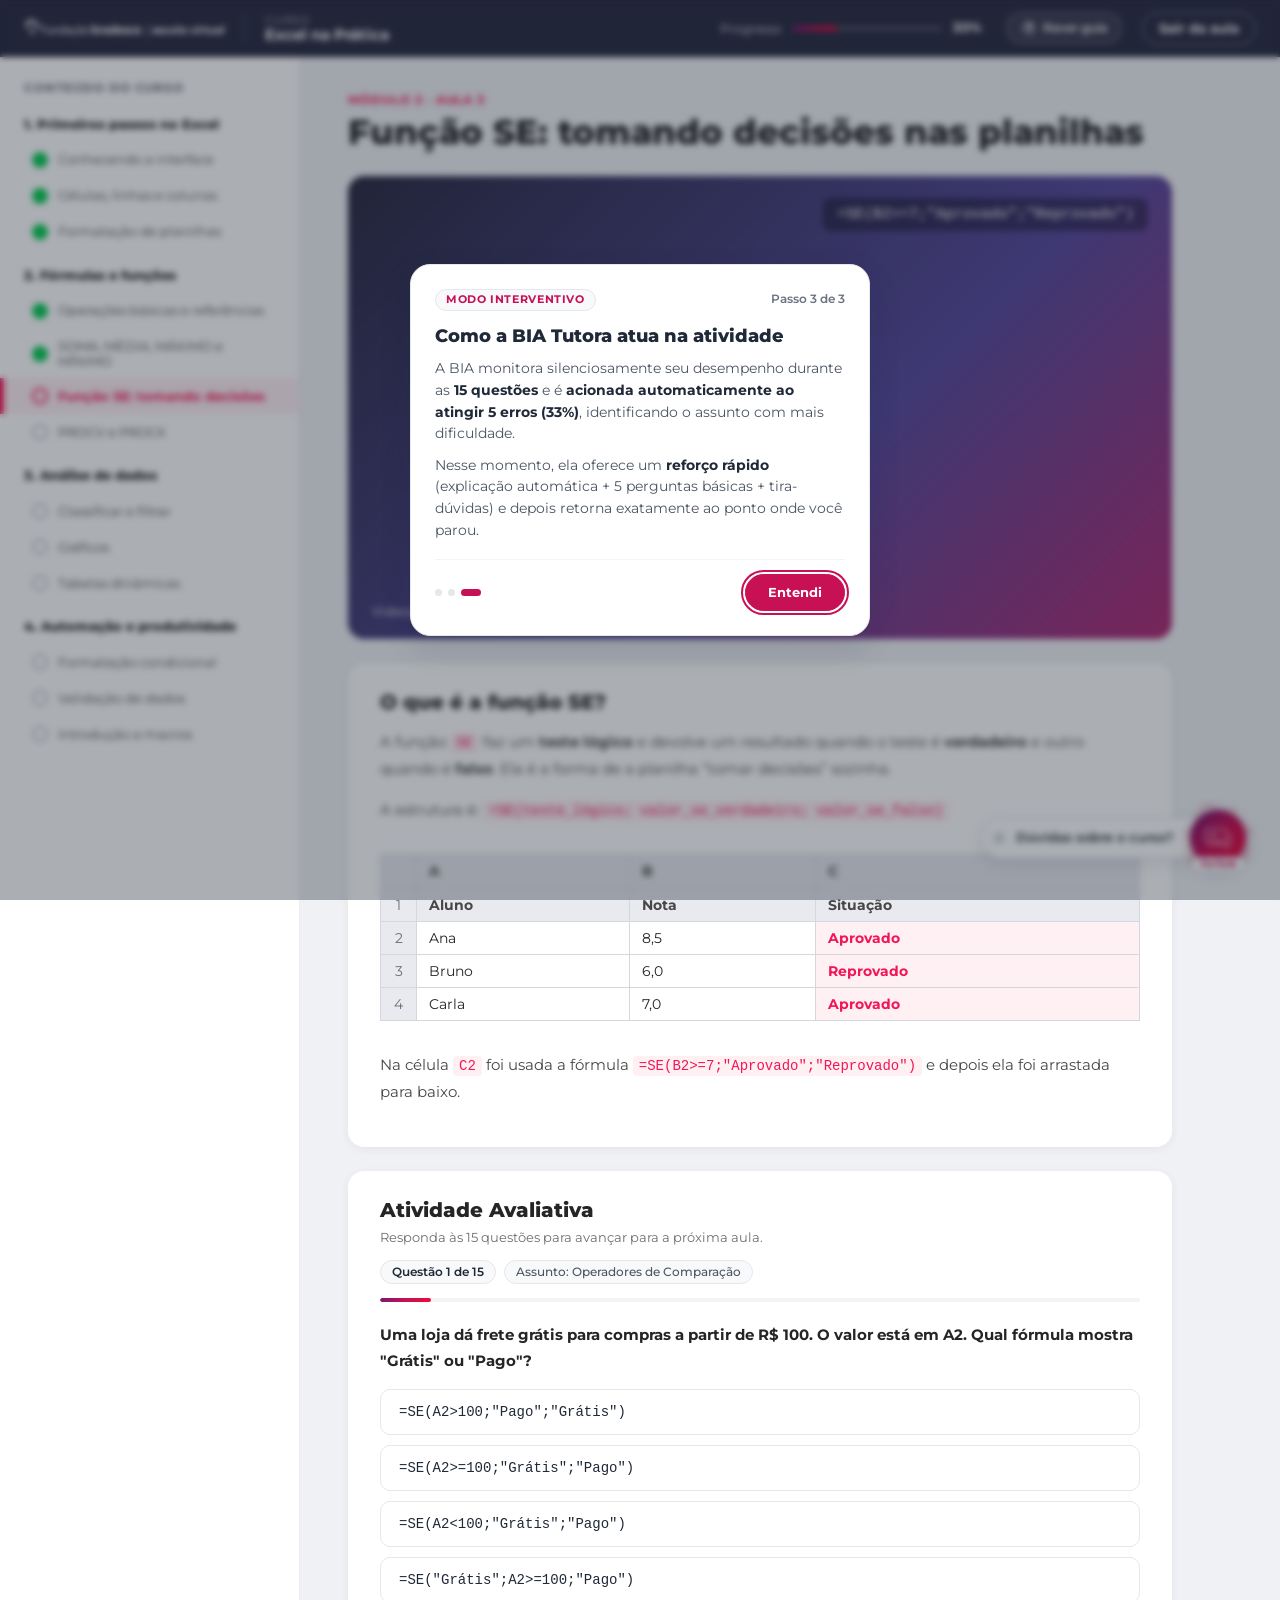
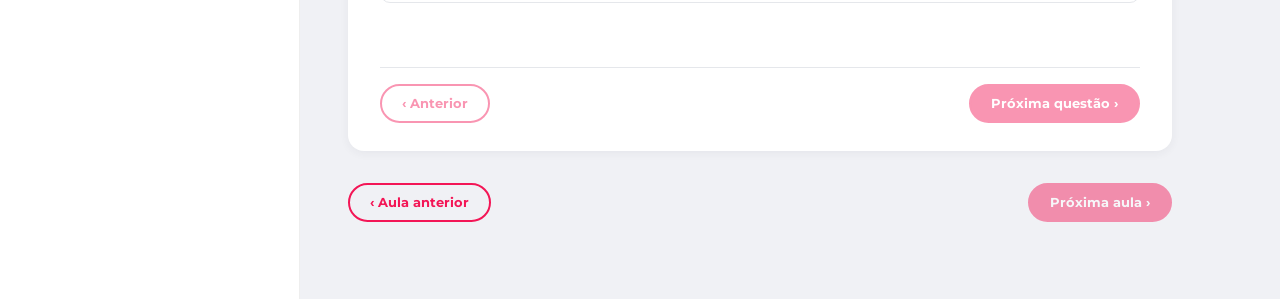
<file: pages/atividade.html>
<!DOCTYPE html>
<html lang="pt-br">
<head>
  <meta charset="utf-8" />
  <meta name="viewport" content="width=device-width, initial-scale=1.0" />
  <title>Função SE - Excel na Prática | Fundação Bradesco - Escola Virtual</title>
  <link rel="icon" type="image/svg+xml" href="../assets/svg/icons/bradesco-logo-white.svg" />
  <meta name="description" content="Aula Função SE do curso Excel na Prática - Escola Virtual Fundação Bradesco" />
  <meta name="theme-color" content="#2b2d43" />
  <link rel="preconnect" href="https://fonts.googleapis.com" />
  <link rel="preconnect" href="https://fonts.gstatic.com" crossorigin />
  <link href="https://fonts.googleapis.com/css2?family=Montserrat:ital,wght@0,300;0,400;0,500;0,600;0,700;0,800;1,400;1,700&display=swap" rel="stylesheet" />
  <link rel="stylesheet" href="../css/style.css" />
  <link rel="stylesheet" href="../css/paginas.css" />
  <link rel="stylesheet" href="../css/bia.css" />
</head>
<body class="pg pg-lms">

<header class="pg-topbar">
  <a href="../index.html" class="pg-topbar_logo"><img src="../assets/svg/escola_virtual_horizontal_full.svg" alt="Fundação Bradesco | Escola Virtual"></a>
  <div class="pg-topbar_course">
    <small>Curso</small>
    <strong>Excel na Prática</strong>
  </div>
  <div class="pg-progress" role="region" aria-label="Progresso do curso">
    <span class="pg-progress_title">Progresso</span>
    <span class="pg-progress_bar">
      <span data-progress style="width:30%"></span>
    </span>
    <strong class="pg-progress_pct" data-progress-label>30%</strong>
  </div>
  <a href="curso.html" class="pg-topbar_exit">Sair da aula</a>
</header>

<div class="pg-lms_wrap">
  <aside class="pg-side" aria-label="Conteúdo do curso">
    <h2>Conteúdo do curso</h2>
    <div class="pg-side_mod">
      <p>1. Primeiros passos no Excel</p>
      <ul class="pg-side_list">
        <li><a href="#" class="-done">Conhecendo a interface</a></li>
        <li><a href="#" class="-done">Células, linhas e colunas</a></li>
        <li><a href="#" class="-done">Formatação de planilhas</a></li>
      </ul>
    </div>
    <div class="pg-side_mod">
      <p>2. Fórmulas e funções</p>
      <ul class="pg-side_list">
        <li><a href="#" class="-done">Operações básicas e referências</a></li>
        <li><a href="#" class="-done">SOMA, MÉDIA, MÁXIMO e MÍNIMO</a></li>
        <li><a href="#" class="-current" aria-current="page">Função SE: tomando decisões</a></li>
        <li><a href="#">PROCV e PROCX</a></li>
      </ul>
    </div>
    <div class="pg-side_mod">
      <p>3. Análise de dados</p>
      <ul class="pg-side_list">
        <li><a href="#">Classificar e filtrar</a></li>
        <li><a href="#">Gráficos</a></li>
        <li><a href="#">Tabelas dinâmicas</a></li>
      </ul>
    </div>
    <div class="pg-side_mod">
      <p>4. Automação e produtividade</p>
      <ul class="pg-side_list">
        <li><a href="#">Formatação condicional</a></li>
        <li><a href="#">Validação de dados</a></li>
        <li><a href="#">Introdução a macros</a></li>
      </ul>
    </div>
  </aside>

  <main class="pg-lesson" id="conteudo-principal">
    <p class="pg-lesson_kicker">Módulo 2 · Aula 3</p>
    <h1 class="pg-lesson_title">Função SE: tomando decisões nas planilhas</h1>

    <div class="pg-video">
      <span class="pg-video_formula">=SE(B2&gt;=7;"Aprovado";"Reprovado")</span>
      <button type="button" class="pg-video_play" aria-label="Reproduzir videoaula"><img src="../assets/svg/icons/play.svg" alt=""></button>
      <span class="pg-video_info">Videoaula · 12 min</span>
    </div>

    <section class="pg-card">
      <h2>O que é a função SE?</h2>
      <p>A função <code>SE</code> faz um <strong>teste lógico</strong> e devolve um resultado quando o teste é <strong>verdadeiro</strong> e outro quando é <strong>falso</strong>. Ela é a forma de a planilha “tomar decisões” sozinha.</p>
      <p>A estrutura é: <code>=SE(teste_lógico; valor_se_verdadeiro; valor_se_falso)</code></p>
      <div class="pg-sheet-wrap">
        <table class="pg-sheet">
          <thead>
            <tr><th class="-col"></th><th>A</th><th>B</th><th>C</th></tr>
          </thead>
          <tbody>
            <tr><td class="-col">1</td><th>Aluno</th><th>Nota</th><th>Situação</th></tr>
            <tr><td class="-col">2</td><td>Ana</td><td>8,5</td><td class="-hl">Aprovado</td></tr>
            <tr><td class="-col">3</td><td>Bruno</td><td>6,0</td><td class="-hl">Reprovado</td></tr>
            <tr><td class="-col">4</td><td>Carla</td><td>7,0</td><td class="-hl">Aprovado</td></tr>
          </tbody>
        </table>
      </div>
      <p>Na célula <code>C2</code> foi usada a fórmula <code>=SE(B2&gt;=7;"Aprovado";"Reprovado")</code> e depois ela foi arrastada para baixo.</p>
    </section>

    <section class="pg-card" data-quiz aria-label="Atividade de 15 questões">
      <div class="pg-quiz_head">
        <div>
          <h2>Atividade Avaliativa</h2>
          <p class="pg-quiz_sub">Responda às 15 questões para avançar para a próxima aula.</p>
        </div>
        <div class="pg-quiz_meta">
          <span class="pg-quiz_counter" data-quiz-counter>Questão 1 de 15</span>
          <span class="pg-quiz_topic" data-quiz-topic>Assunto: Sintaxe da Função SE</span>
        </div>
      </div>
      <div class="pg-quiz_progress" aria-hidden="true">
        <span data-quiz-progress-bar style="width: 6.67%"></span>
      </div>

      <div data-quiz-body>
        <p class="pg-quiz_q" data-quiz-question>Carregando questão...</p>
        <ul class="pg-quiz_opts" data-quiz-options></ul>
        <div class="pg-quiz_feedback" data-quiz-feedback hidden aria-live="polite"></div>
      </div>

      <div class="pg-quiz_actions">
        <button type="button" class="pg-btn -outline -small" data-quiz-prev disabled>‹ Anterior</button>
        <span class="pg-quiz_score" data-quiz-score aria-live="polite"></span>
        <button type="button" class="pg-btn -small" data-quiz-next disabled>Próxima questão ›</button>
      </div>
    </section>

    <nav class="pg-lesson_nav" aria-label="Navegação entre aulas">
      <a href="#" class="pg-btn -outline -small">‹ Aula anterior</a>
      <a href="#" class="pg-btn -small -disabled" data-next aria-disabled="true">Próxima aula ›</a>
    </nav>
  </main>
</div>

<div data-bia="tutor"></div>

<script type="application/json" id="bia-context">
{
  "curso": "Excel na Prática",
  "aula": "Função SE: tomando decisões nas planilhas",
  "resumo": [
    "A função `SE` faz um **teste lógico** e devolve um valor se ele for **verdadeiro** e outro se for **falso**.",
    "Estrutura: `=SE(teste_lógico; valor_se_verdadeiro; valor_se_falso)`.",
    "O teste usa operadores de comparação: `>`, `<`, `>=`, `<=`, `=` e `<>` (diferente).",
    "Textos dentro da fórmula ficam **entre aspas**, como `\"Aprovado\"`.",
    "Depois de escrever a fórmula em uma célula, você pode **arrastar** para aplicar nas outras linhas."
  ],
  "analogias": [
    "🚦 **Pense em um semáforo.** O motorista faz uma pergunta: *o sinal está verde?* Se **sim**, ele segue; se **não**, ele para. A função SE é exatamente isso: `=SE(sinal=\"verde\"; \"Siga\"; \"Pare\")`.",
    "🚪 **Ou no porteiro de uma festa:** se a pessoa tem 18 anos ou mais, ela entra; senão, fica de fora. O porteiro é o **teste lógico**, e “entra” ou “fica de fora” são os dois resultados possíveis.",
    "Ou seja: a função SE sempre tem **uma pergunta** e **dois caminhos**."
  ],
  "exemplos": [
    "**Meta de vendas:** `=SE(B2>=5000;\"Bateu a meta\";\"Abaixo da meta\")`",
    "**Estoque:** `=SE(C2<10;\"Repor\";\"OK\")` avisa quando um produto está acabando.",
    "**Desconto:** `=SE(A2>=200;A2*0,9;A2)` aplica 10% de desconto em compras a partir de R$ 200.",
    "**Conta atrasada:** `=SE(HOJE()>D2;\"Vencida\";\"Em dia\")` compara a data de hoje com o vencimento."
  ],
  "desafio": "Vamos treinar! 💪\n\nNa célula **B2** está a idade de uma pessoa. Escreva uma fórmula que mostre **\"Pode votar\"** quando a idade for **16 ou mais** e **\"Não pode votar\"** caso contrário.\n\nDica: comece com `=SE(B2>=16; ...`",
  "faq": [
    { "keys": ["aspas"], "answer": "Use **aspas** sempre que o resultado for um **texto**, como `\"Aprovado\"`. Números e referências de células (como `B2`) ficam **sem aspas**." },
    { "keys": ["ponto e virgula", "ponto-e-virgula", "separador", "virgula"], "answer": "No Excel em português, os argumentos são separados por **ponto e vírgula** (`;`). Em versões em inglês, o separador é a **vírgula** (`,`)." },
    { "keys": ["mais de duas", "tres", "três", "aninhad", "varias condicoes", "várias condições", "e(", "ou("], "answer": "Dá para combinar condições! Exemplos:\n\n- **SE aninhado:** `=SE(B2>=9;\"Ótimo\";SE(B2>=7;\"Bom\";\"Estudar mais\"))`\n- **Com E:** `=SE(E(B2>=7;C2>=75%);\"Aprovado\";\"Reprovado\")`\n\nIsso será aprofundado nas próximas aulas." },
    { "keys": ["#nome", "erro", "nao funciona", "não funciona"], "answer": "Alguns erros comuns na função SE:\n\n- **#NOME?** → faltaram as aspas em um texto ou o nome da função está escrito errado\n- Usar `,` em vez de `;` no Excel em português\n- Esquecer de fechar o parêntese no final" },
    { "keys": ["16", "votar"], "answer": "Isso! Uma resposta possível é:\n\n`=SE(B2>=16;\"Pode votar\";\"Não pode votar\")`\n\nO teste `B2>=16` verifica se a idade é 16 ou mais. 🎉" },
    { "keys": ["procv"], "answer": "O **PROCV** é o tema da **próxima aula**! Termine esta atividade para continuar. 😉" }
  ]
}
</script>

<script src="../js/paginas.js"></script>
<script src="../js/bia.js"></script>
</body>
</html>
</file>
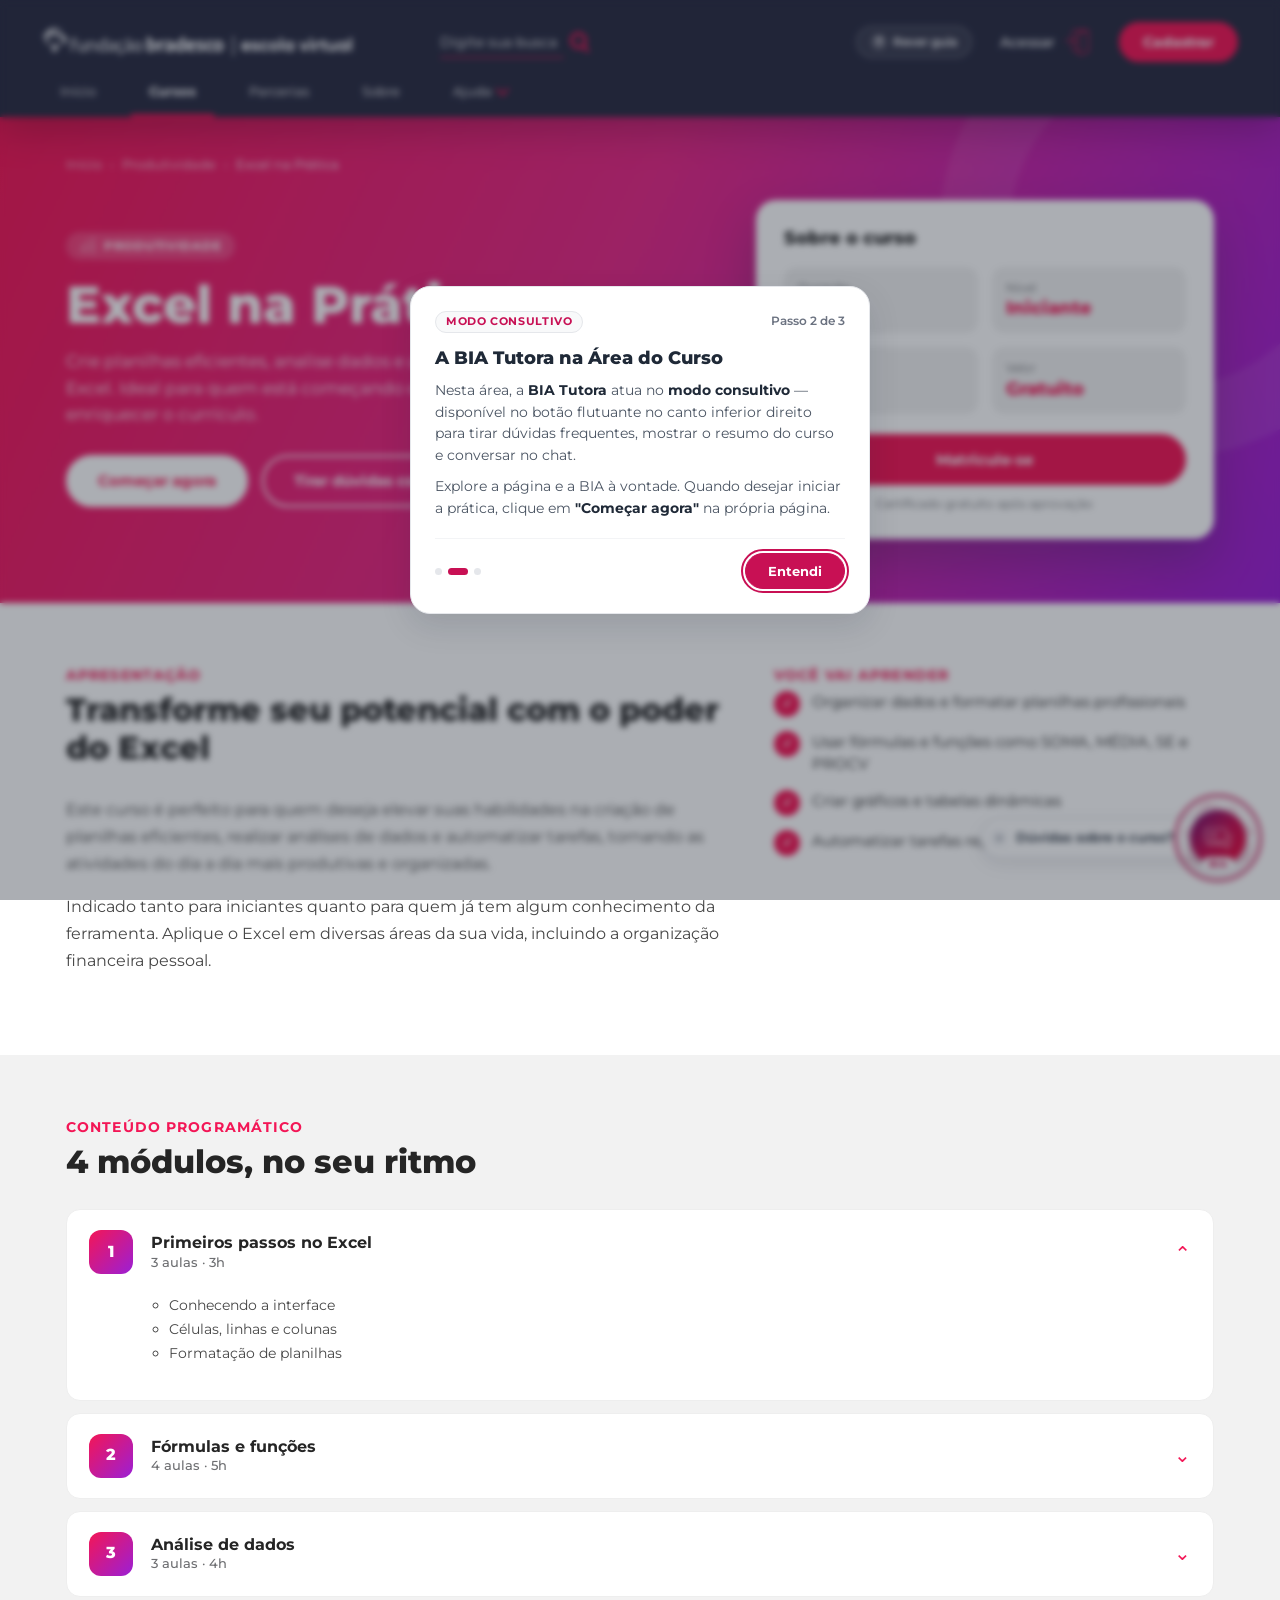
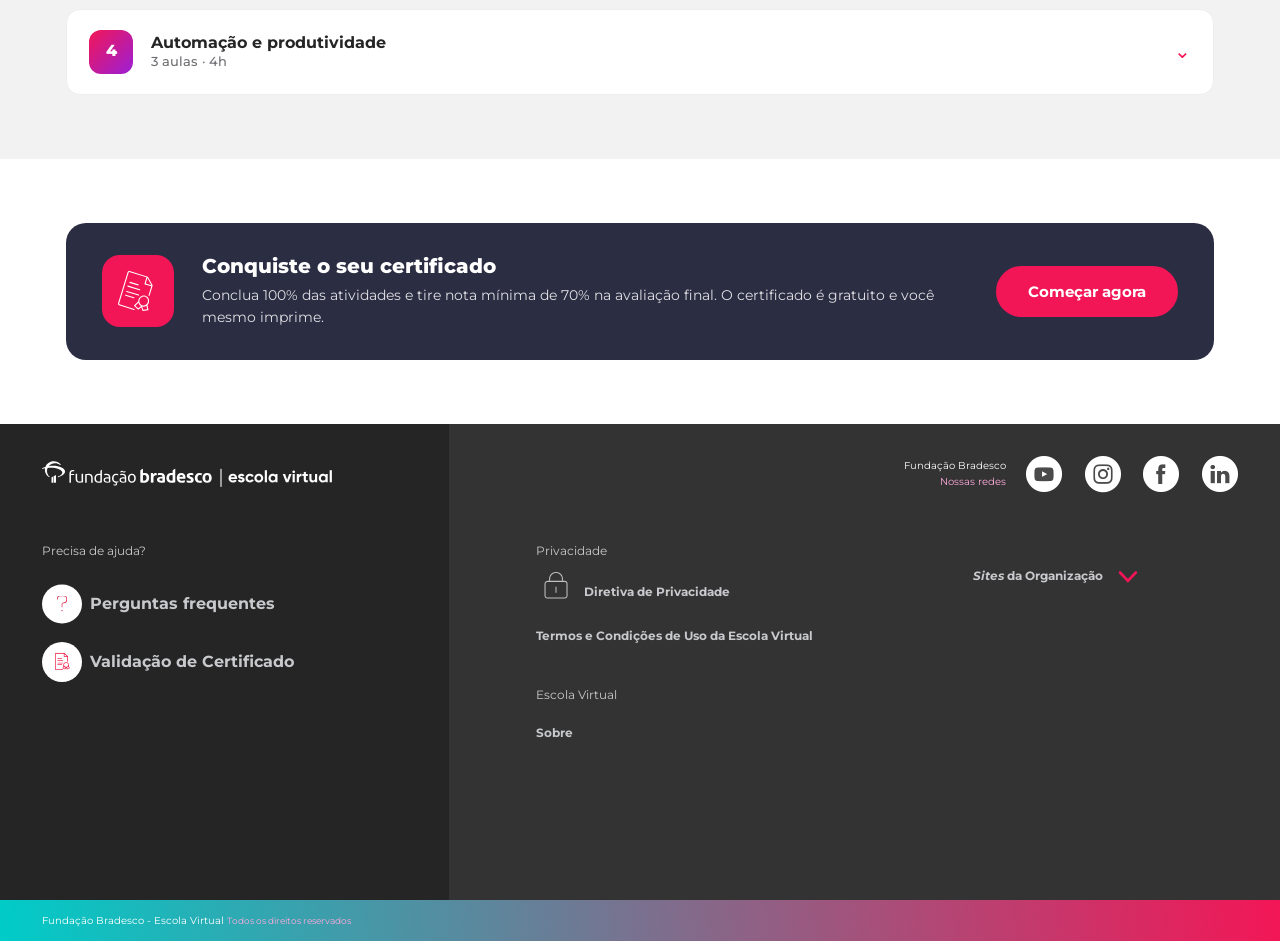
<file: pages/curso.html>
<!DOCTYPE html>
<html lang="pt-br">
<head>
  <meta charset="utf-8" />
  <meta name="viewport" content="width=device-width, initial-scale=1.0" />
  <title>Excel na Prática - Cursos | Fundação Bradesco - Escola Virtual</title>
  <link rel="icon" type="image/svg+xml" href="../assets/svg/icons/bradesco-logo-white.svg" />
  <meta name="description" content="Fundação Bradesco - Escola Virtual" />
  <meta name="theme-color" content="#f31656" />
  <link rel="preconnect" href="https://fonts.googleapis.com" />
  <link rel="preconnect" href="https://fonts.gstatic.com" crossorigin />
  <link href="https://fonts.googleapis.com/css2?family=Montserrat:ital,wght@0,300;0,400;0,500;0,600;0,700;0,800;1,400;1,700&display=swap" rel="stylesheet" />
  <link rel="stylesheet" href="../css/style.css" />
  <link rel="stylesheet" href="../css/paginas.css" />
  <link rel="stylesheet" href="../css/bia.css" />
</head>
<body>
<header class="o-header">
  <span class="o-header_overlay" data-component="modal" data-component-options-overlay></span>
  <div class="o-header_hld " data-sticky>
    <div class="v-ctn -no-pd o-header_ctn">
      <div class="o-header_wpp">
        <div class="o-header_title" data-sticky-title>
          
          <a href="../index.html" class="o-header_title-link">
            <img src="../assets/svg/escola_virtual_horizontal_full.svg" alt="fundação bradesco | escola virtual" class="o-header_title-img">
          </a>
        </div>
        <form autocomplete="off" class="m-search-bar o-header_search" action="/busca" method="get" data-sticky-search>
          <div class="m-input_field m-search-bar_field" data-component="input" data-sticky-search-field>
            <input type="text" name="s" id="header-search" data-input-field class="m-input_input -white -no-border m-search-bar_input" data-rules='{"maxlength": 50, "searchFormat": true}' maxlength="50" data-tracking='{ "id": "header-focus", "lbl": "[Focus] busca" }'>
            <label class="m-input_placeholder -white -small" for="header-search">Digite sua busca</label>
          </div>
          <button class="a-search o-header_search-btn" type="submit" data-tracking='{ "id": "header", "lbl": "busca clique" }'>Buscar</button>
        </form>
      </div>
      <div class="o-header_actions">

          <a class="m-access-bar_login -icon" href="/entrar">Acessar</a>
              <a href="/cadastro?ReturnUrl=https://www.ev.org.br/" class="a-btn -small m-access-bar_register">Cadastrar</a>
      </div>

      <div class="m-access o-header_access">
          <a href="#menu-de-acesso" class="m-access_avatar -no-logged" aria-label="Acesso">Acesso</a>


<div class="halley_modal t-modal -shadow -bottom o-header_modal" data-component="modal" data-component-options='{ "hashHistory": false, "disableEvents": true }' id="menu-de-acesso">
  <div class="t-modal_overlay -no-mb" halley-modal-close></div>
  <div class="t-modal_ctn o-header_modal_ctn">
    <div class="m-access_modal">
        <button class="a-close m-menu_close -access -no-bg  -deep" halley-modal-close>Fechar</button>

      <div class="m-menu_wpp">
          <div class="m-access_login -compressed">
            <p class="m-access_login-title">Bem-vindo de volta!</p>
            <form action="/api/login" method="POST" data-component="login">
              

              <input name="__RequestVerificationToken" type="hidden" value="C6Qo8wDyX07stuMWLrTVyAKfc0vLWJHnIVWDuOqMx92pFjtDf7VXL8Q3NmFQyBjfe6UjGHXiVnyrlvhJ_IN_lYO2BjYTyVXyeDyiLGUf4ehdhvtAqiG840NMruAQIxerbjShabgY5G3RehjdkUmnn-djn9PdfU-Jf6o3zKb0hOc1" />

              <div class="m-input_field m-access_login-field" data-component="input">
                <input type="text" name="Login" id="login-modal" data-login-email data-input-field data-rules='{ "required": true, "maxlength": 100 }' maxlength="100" class="m-input_input m-access_login-input">
                <label class="m-input_placeholder -small" for="login-modal">CPF ou <em>E-mail</em></label>
              </div>
              <div class="m-input_field m-access_login-field" data-component="input">
                <input type="password" name="Senha" id="login-modal-pass" data-login-password data-input-field data-rules='{ "required": true, "maxlength": 32 }' maxlength="32" class="m-input_input m-access_login-input">
                <label class="m-input_placeholder -small" for="login-modal-pass">Senha</label>
              </div>

              <a href="/esqueci-senha" class="m-access_login-forgot">
                Esqueci minha senha
              </a>
              <input type="hidden" name="Favoritos" data-favorite-localstorage>
              <button class="a-btn --disabled -full m-access_login-cta" type="submit" disabled>Acessar</button>

                <div class="m-social o-social-form_hdr -no-padding" data-component="oauth-login">
                  <h2 class="o-social-title -margin">Entrar utilizando uma rede social</h2>
                  <div class="m-social_btn-hdr">
                    
                    <button type="button" class="a-social-btn -google m-social-btn" data-google><span>Continuar com o Google</span></button>
                    <button type="button" class="a-social-btn -facebook m-social-btn" data-facebook><span>Continuar com o Facebook</span></button>
                    <button type="button" class="a-social-btn -linkedin m-social-btn" data-linkedin><span>Continuar com o LinkedIn</span></button>
                  </div>
                </div>
              <small class="m-access_login-recaptcha">
                Este <i>site</i> é protegido pelo reCAPTCHA e se aplicam a <a target="_blank" href="https://policies.google.com/privacy?hl=pt-BR">Política de Privacidade</a> e os <a target="_blank" href="https://policies.google.com/terms?hl=pt-BR">Termos de Uso</a> do Google.
              </small>
              
            </form>
          </div>
      </div>

        
          <div class="m-menu-cta m-menu_cta">
            <p class="m-menu-cta_text">Ainda não tem acesso? Estude com a gente :)</p>

            <div class="m-menu-cta_btn-hld">
                  <a href="/cadastro?ReturnUrl=https://www.ev.org.br/" class="a-btn -no-bg -full m-menu-cta_link -login">Cadastrar</a>
            </div>
          </div>
        
    </div>
  </div>
</div>







      </div>

      

<nav class="m-nav o-header_menu" data-component="nav">
  <ul class="m-nav_list">
    <li class="m-nav_item"><a href="../index.html" data-nav-link class="m-nav_link home ">Home</a></li>
    <li class="m-nav_item"><a href="/busca" data-nav-link class="m-nav_link search ">Busca</a></li>
    <li class="m-nav_item"><a href="curso.html" data-nav-link class="m-nav_link cappello -active ">Cursos</a></li>
    
    <li class="m-nav_item"><a href="#menu" data-nav-link class="m-nav_link menu">Menu</a></li>
  </ul>

  
<div class="halley_modal t-modal -top -shadow" data-nav-menu id="menu">
  <div class="t-modal_ctn">
    <div class="m-menu">
      <button class="a-close m-menu_close" data-nav-link-menu halley-modal-close>Fechar</button>

      <div class="m-menu_wpp">
        <ul class="m-border-list m-menu_list -padding">

          <li class="m-border-list_item" data-submenu>
            <span class="m-border-list_link -sub" data-submenu-open>Cursos</span>

            <div class="m-submenu -flex m-border-list_submenu" data-submenu-list>
              <div class="m-submenu_head">
                <button class="m-submenu_back" data-submenu-back>Voltar</button>
                <p class="m-submenu_title">Cursos</p>
                <small class="m-submenu_small">Gratuitos e 100% <em>on-line</em></small>
              </div>

              <div class="m-submenu_foot">
                <div class="m-menu_list">
                  <ul class="m-border-list">
                    
                    
                    <li class="m-border-list_item"><a href="curso.html" class="m-border-list_link">Todos os cursos</a></li>
                    <li class="m-border-list_item"><a id="botao-areas-de-interesse" halley-modal-close href="javascript: acessaConteudo('animation-area-interesse')" class="m-border-list_link">Área de Interesse</a></li>
                    <li class="m-border-list_item"><a href="/trilhas-de-conhecimento" class="m-border-list_link">Trilhas de Conhecimento</a></li>
                    <li class="m-border-list_item">
                      <a href="/validar-certificado" class="m-border-list_link" data-tracking='{ "id": "header-courses" }'>
                        <p class="a-border-icon -certify -small-text">Validação de certificado</p>
                      </a>
                    </li>
                  </ul>
                </div>
              </div>
            </div>
          </li>
          <li class="m-border-list_item" data-submenu>
            <span class="m-border-list_link -sub" data-submenu-open data-tracking='{ "id" : "header" }'>Ajuda</span>
            <div class="m-submenu m-border-list_submenu" data-submenu-list>
              <div class="m-submenu_head">
                <button class="m-submenu_back" data-submenu-back>Voltar</button>
                <p class="m-submenu_title">Ajuda</p>
                <small class="m-submenu_small">Como podemos te ajudar?</small>
              </div>
              <ul class="m-border-list m-menu_list">
                <li class="m-border-list_item"><a href="/faq" class="m-border-list_link" data-tracking='{ "id" : "header-help" }'>Perguntas Frequentes</a></li>
                
                <li class="m-border-list_item">
                  <a href="#bia-tutora" class="m-border-list_link" halley-modal-close onclick="event.preventDefault(); if (window.BIA) window.BIA.open('curso');" data-tracking='{ "id" : "header-help" }'>
                    <p class="a-border-icon -chat"><em>BIA Tutora</em></p>
                  </a>
                </li>
                
                
              </ul>

            </div>
          </li>
          <li class="m-border-list_item"><a href="/parcerias" class="m-border-list_link" data-tracking='{ "id": "header" }'>Parcerias</a></li>
          <li class="m-border-list_item"><a href="/escola-virtual" class="m-border-list_link" data-tracking='{ "id": "header" }'>Sobre</a></li>
          <li class="m-border-list_item"><a href="/acessibilidade" class="m-border-list_link" data-tracking='{ "id": "header-courses" }'><p class="a-border-icon -icon -eye -small -small-text">Informática para Pessoas com Deficiência Visual</p></a></li>
          
        </ul>

        <a href="/validar-certificado" class="m-certified" data-tracking='{ "id": "header-courses", "lbl": "Validação de certificado" }'>
          <p class="a-border-icon -certify">Validação de certificado</p>
        </a>
      </div>

        
          <div class="m-menu-cta m-menu_cta">
            <p class="m-menu-cta_text">Já é nosso aluno? Identifique-se para acessar.</p>

            <div class="m-menu-cta_btn-hld">
              <a href="#menu-de-acesso" class="a-btn -full -shadow m-menu-cta_link">Acessar</a>
                  <a href="/cadastro?ReturnUrl=https://www.ev.org.br/" class="a-btn -full -no-bg m-menu-cta_link">Cadastrar</a>
            </div>
          </div>
        

    </div>
  </div>
</div>






</nav>

    </div>
    <div class="v-ctn -no-pd o-header_ctn o-header_top-menu-ctn" data-sticky-nav>
      

<nav class="m-top-menu o-header_top-menu">
  <ul class="m-top-menu_list">
    <li class="m-top-menu_item">
      <a href="../index.html" data-tracking='{ "id" : "header", "lbl": "Ínicio" }' class="m-top-menu_link " accesskey="i">Início</a>
    </li>
    <li class="m-top-menu_item">
      <a href="curso.html" class="m-top-menu_link -active " data-tracking='{ "id" : "header", "lbl": "Cursos" }' accesskey="c">Cursos</a>
    </li>
    <li class="m-top-menu_item">
      <a href="/parcerias" data-tracking='{ "id" : "header", "lbl": "Parcerias" }' class="m-top-menu_link " accesskey="p">Parcerias</a>
    </li>
    <li class="m-top-menu_item">
      <a href="/escola-virtual" data-tracking='{ "id" : "header", "lbl": "Sobre" }' class="m-top-menu_link " accesskey="s">Sobre</a>
    </li>

    <li class="m-top-menu_item">

      <a href="#ajuda" data-tracking='{ "id" : "header", "lbl": "Ajuda" }' class="m-top-menu_link -submenu " accesskey="a">Ajuda</a>
    </li>
  </ul>
</nav>

    </div>
  </div>

  <div class="o-header_modals">
    <div class="halley_modal t-modal -bottom -fade-y" data-component="modal" data-component-options='{}' id="cursos">
  <div class="t-modal_ctn">
    
<div class="m-menu">
  <div class="m-menu_wpp">
    <div class="m-submenu -flex">
      <div class="m-submenu_head">
        <div class="v-ctn">
          <button class="a-close m-menu_close -top" halley-modal-close>Fechar</button>
          <p class="m-submenu_title">Cursos</p>
          <small class="m-submenu_small">Gratuitos e 100% <em>on-line</em></small>
        </div>
      </div>
      <div class="v-ctn m-menu_list v-scroll_red">
        <ul class="m-border-list">
          
          
          <li class="m-border-list_item"><a href="curso.html" class="m-border-list_link">Todos os cursos</a></li>
          <li class="m-border-list_item"><a id="botao-areas-de-interesse" halley-modal-close href="javascript: acessaConteudo('animation-area-interesse')" class="m-border-list_link">Área de Interesse</a></li>
          <li class="m-border-list_item"><a href="/trilhas-de-conhecimento" class="m-border-list_link">Trilhas de Conhecimento</a></li>
          <li class="m-border-list_item">
            <a href="/validar-certificado" class="m-border-list_link" data-tracking='{ "id": "header-courses" }'>
              <p class="a-border-icon -certify">Validação de certificado</p>
            </a>
          </li>
        </ul>
        
      </div>
    </div>
  </div>
  <div class="m-menu-cta m-menu_cta">
    <div class="v-ctn">
        
          <p class="m-menu-cta_text">Já é nosso aluno? Identifique-se para acessar.</p>

          <div class="m-menu-cta_btn-hld">
              <a href="/cadastro?ReturnUrl=https://www.ev.org.br/" class="a-btn -no-bg m-menu-cta_link">Cadastrar</a>
          </div>
        
    </div>
  </div>
</div>





  </div>
</div>

    <div class="halley_modal t-modal -bottom -fade-y" data-component="modal" data-component-options='{}' id="ajuda">
  <div class="t-modal_ctn">
    <div class="m-menu">
  <div class="m-menu_wpp">
    <div class="m-submenu">
      <div class="m-submenu_head">
        <div class="v-ctn">
          <button class="a-close m-menu_close -top" halley-modal-close>Fechar</button>
          <p class="m-submenu_title">Ajuda</p>
          <small class="m-submenu_small">Como podemos te ajudar?</small>
        </div>
      </div>
      <ul class="v-ctn m-border-list m-menu_list">
        <li class="m-border-list_item">
          <a class="a-border-icon -perfre m-border-list_link" href="/faq" class="m-border-list_link" data-tracking='{ "id": "header-help" }'>
            Perguntas Frequentes
          </a>
        </li>
        


          <li class="m-border-list_item">
            <a href="#bia-tutora" class="a-border-icon -chat m-border-list_link" halley-modal-close onclick="event.preventDefault(); if (window.BIA) window.BIA.open('curso');" data-tracking='{ "id": "header-help" }'>
              <em>BIA Tutora</em>
            </a>
          </li>

        
        
      </ul>
    </div>
  </div>
</div>

  </div>
</div>

  </div>
</header>

<main class="v-main pg" id="conteudo-principal">

  <section class="pg-hero">
    <div class="pg-ctn">
      <nav aria-label="Você está em">
        <ol class="pg-breadcrumb">
          <li><a href="../index.html">Início</a></li>
          <li><a href="../index.html#areas-de-interesse">Produtividade</a></li>
          <li aria-current="page">Excel na Prática</li>
        </ol>
      </nav>

      <div class="pg-hero_grid">
        <div>
          <span class="pg-hero_tag"><img src="../assets/svg/icons/graph.svg" alt=""> Produtividade</span>
          <h1 class="pg-hero_title">Excel na Prática</h1>
          <p class="pg-hero_desc">Crie planilhas eficientes, analise dados e automatize tarefas no Excel. Ideal para quem está começando e para quem quer enriquecer o currículo.</p>
          <div class="pg-hero_ctas">
            <a href="atividade.html" class="pg-btn">Começar agora</a>
            <button type="button" class="pg-btn -ghost" onclick="BIA.open('curso')">Tirar dúvidas com a BIA</button>
          </div>
        </div>

        <aside class="pg-hero_card">
          <h2>Sobre o curso</h2>
          <ul class="pg-facts">
            <li><small>Duração</small><strong>16h</strong></li>
            <li><small>Nível</small><strong>Iniciante</strong></li>
            <li><small>Módulos</small><strong>4</strong></li>
            <li><small>Valor</small><strong>Gratuito</strong></li>
          </ul>
          <a href="atividade.html" class="pg-btn">Matricule-se</a>
          <p class="pg-hero_card-note">Certificado gratuito após aprovação</p>
        </aside>
      </div>
    </div>
  </section>

  <section class="pg-section">
    <div class="pg-ctn pg-two">
      <div class="pg-text">
        <h2 class="pg-section_title">Apresentação</h2>
        <h3 class="pg-section_sub">Transforme seu potencial com o poder do Excel</h3>
        <p>Este curso é perfeito para quem deseja elevar suas habilidades na criação de planilhas eficientes, realizar análises de dados e automatizar tarefas, tornando as atividades do dia a dia mais produtivas e organizadas.</p>
        <p>Indicado tanto para iniciantes quanto para quem já tem algum conhecimento da ferramenta. Aplique o Excel em diversas áreas da sua vida, incluindo a organização financeira pessoal.</p>
      </div>
      <div>
        <h2 class="pg-section_title">Você vai aprender</h2>
        <ul class="pg-checks">
          <li>Organizar dados e formatar planilhas profissionais</li>
          <li>Usar fórmulas e funções como SOMA, MÉDIA, SE e PROCV</li>
          <li>Criar gráficos e tabelas dinâmicas</li>
          <li>Automatizar tarefas repetitivas</li>
        </ul>
      </div>
    </div>
  </section>

  <section class="pg-section -gray">
    <div class="pg-ctn">
      <h2 class="pg-section_title">Conteúdo programático</h2>
      <h3 class="pg-section_sub">4 módulos, no seu ritmo</h3>
      <ol class="pg-modules" data-modules>
        <li class="pg-module -open">
          <button type="button" class="pg-module_btn" aria-expanded="true">
            <span class="pg-module_num">1</span>
            <span class="pg-module_title">Primeiros passos no Excel<small>3 aulas · 3h</small></span>
            <span class="pg-module_arrow" aria-hidden="true">⌄</span>
          </button>
          <div class="pg-module_ctt">
            <ul>
              <li>Conhecendo a interface</li>
              <li>Células, linhas e colunas</li>
              <li>Formatação de planilhas</li>
            </ul>
          </div>
        </li>
        <li class="pg-module">
          <button type="button" class="pg-module_btn" aria-expanded="false">
            <span class="pg-module_num">2</span>
            <span class="pg-module_title">Fórmulas e funções<small>4 aulas · 5h</small></span>
            <span class="pg-module_arrow" aria-hidden="true">⌄</span>
          </button>
          <div class="pg-module_ctt">
            <ul>
              <li>Operações básicas e referências</li>
              <li>SOMA, MÉDIA, MÁXIMO e MÍNIMO</li>
              <li>Função SE: tomando decisões</li>
              <li>PROCV e PROCX</li>
            </ul>
            <a href="atividade.html" class="pg-btn -small -outline">Ir para a aula "Função SE"</a>
          </div>
        </li>
        <li class="pg-module">
          <button type="button" class="pg-module_btn" aria-expanded="false">
            <span class="pg-module_num">3</span>
            <span class="pg-module_title">Análise de dados<small>3 aulas · 4h</small></span>
            <span class="pg-module_arrow" aria-hidden="true">⌄</span>
          </button>
          <div class="pg-module_ctt">
            <ul>
              <li>Classificar e filtrar</li>
              <li>Gráficos</li>
              <li>Tabelas dinâmicas</li>
            </ul>
          </div>
        </li>
        <li class="pg-module">
          <button type="button" class="pg-module_btn" aria-expanded="false">
            <span class="pg-module_num">4</span>
            <span class="pg-module_title">Automação e produtividade<small>3 aulas · 4h</small></span>
            <span class="pg-module_arrow" aria-hidden="true">⌄</span>
          </button>
          <div class="pg-module_ctt">
            <ul>
              <li>Formatação condicional</li>
              <li>Validação de dados</li>
              <li>Introdução a macros</li>
            </ul>
          </div>
        </li>
      </ol>
    </div>
  </section>

  <section class="pg-section">
    <div class="pg-ctn">
      <div class="pg-cert">
        <span class="pg-cert_icon"><img src="../assets/svg/icons/doc.svg" alt=""></span>
        <div>
          <h3>Conquiste o seu certificado</h3>
          <p>Conclua 100% das atividades e tire nota mínima de 70% na avaliação final. O certificado é gratuito e você mesmo imprime.</p>
        </div>
        <a href="atividade.html" class="pg-btn">Começar agora</a>
      </div>
    </div>
  </section>

</main>

<script type="application/json" id="bia-context">
{
  "curso": "Excel na Prática",
  "cargaHoraria": "16h",
  "nivel": "Iniciante",
  "objetivo": "Capacitar você a criar planilhas eficientes, usar fórmulas essenciais (SOMA, MÉDIA, SE e PROCV), analisar dados com gráficos e tabelas dinâmicas e automatizar tarefas do dia a dia.",
  "progresso": 30,
  "faltante": "Concluir 70% das aulas restantes e atingir nota mínima de 70% na avaliação final para liberar o certificado gratuito.",
  "modulos": [
    { "titulo": "Primeiros passos no Excel", "desc": "interface, células e formatação" },
    { "titulo": "Fórmulas e funções", "desc": "SOMA, MÉDIA, SE, PROCV e PROCX" },
    { "titulo": "Análise de dados", "desc": "filtros, gráficos e tabelas dinâmicas" },
    { "titulo": "Automação e produtividade", "desc": "formatação condicional, validação e macros" }
  ],
  "certificado": "Para receber o certificado:\n\n1. Conclua **100% das atividades** do curso\n2. Faça a **avaliação final** e tire **70% ou mais**\n3. Clique em **Mais opções > Fechar matrícula**\n4. Acesse **Área do Aluno > Histórico de Cursos** e clique em **Imprimir Certificado**\n\nO certificado é **gratuito**! 🎓",
  "matricula": "É bem simples:\n\n1. Clique em **Matricule-se** nesta página\n2. Se ainda não tiver conta, faça seu **cadastro** (é rápido!)\n3. Pronto, o curso aparece na sua **Área do Aluno** e você já pode começar.",
  "faq": [
    { "keys": ["procv", "procx"], "answer": "O **PROCV** é estudado no **Módulo 2 – Fórmulas e funções**. Ele busca um valor em uma tabela e traz uma informação da mesma linha, por exemplo: `=PROCV(A2;Tabela;2;FALSO)`." },
    { "keys": ["grafico", "gráfico", "dinamica", "dinâmica"], "answer": "Gráficos e tabelas dinâmicas fazem parte do **Módulo 3 – Análise de dados**." },
    { "keys": ["macro", "automat"], "answer": "A automação com macros é vista no **Módulo 4 – Automação e produtividade**." },
    { "keys": ["celular", "mobile", "computador", "excel instalado", "programa"], "answer": "Você assiste às aulas pelo celular ou computador, mas para praticar recomendamos ter o **Excel** (ou o Excel on-line gratuito) em um computador." }
  ]
}
</script>
  
<style>
    .o-footer_link.-icon.-cell.-disabled-performa {
      display: none;
    }

    .o-footer_link.-icon.-cell.-disabled-performa:hover {
      display: none;
    }
</style>



<footer class="o-footer">
  <div class="v-ctn">
    <div class="o-footer_head">
      <div class="o-footer_logo">
        <a href="/" class="o-footer_logo-link">
          <img src="../assets/svg/escola_virtual_horizontal_full.svg" alt="fundação bradesco | escola virtual" class="o-footer_img">
        </a>
      </div>
      <div class="o-footer_socials">
        <p class="o-footer_desc">
          Fundação Bradesco <br /><span>Nossas redes</span>
        </p>
        <ul class="m-socials o-footer_socials-list">
          <li class="m-socials_item">
            <a href="https://www.youtube.com/channel/UCPm_7G9UZwJXJQuQNKh6NIg/" target="_blank" class="m-socials_link -youtube" data-tracking='{ "id": "footnote-social" }'>Youtube</a>
          </li>
          <li class="m-socials_item">
            <a href="https://www.instagram.com/fundacao.bradesco" target="_blank" class="m-socials_link -instagram" data-tracking='{ "id": "footnote-social" }'>Instagram</a>
          </li>
          <li class="m-socials_item">
            <a href="https://www.facebook.com/Funda%C3%A7%C3%A3o-Bradesco-309300189970322" target="_blank" class="m-socials_link -faceboook" data-tracking='{ "id": "footnote-social" }'>Facebook</a>
          </li>
          <li class="m-socials_item">
            <a href="https://www.linkedin.com/school/fundacaobradesco/" target="_blank" class="m-socials_link -linkedin" data-tracking='{ "id": "footnote-social" }'>LinkedIn</a>
          </li>
        </ul>
      </div>
    </div>
    <div class="o-footer_body" data-component="accordion">
      <div class="o-footer_info">
        <div class="o-footer_help">
          <div>
            <p class="a-label -bottom">Precisa de ajuda?</p>
            <address class="o-footer_contact">
              <ul class="o-footer_list -bigger">
                <li class="o-footer_item">
                  <a href="/faq" class="o-footer_link a-border-icon -perfre m-border-list_link">Perguntas frequentes</a>
                </li>
                <li class="o-footer_item">
                  <a href="/validar-certificado" class="o-footer_link -icon -doc-2" data-tracking='{ "id": "footnote" }'>
                    Validação de Certificado <br>
                    
                  </a>
                </li>
                
              </ul>
            </address>
          </div>
        </div>
        <button class="o-footer_link -arrow" data-accordion-button>Acesso rápido</button>
      </div>
      <div class="o-footer_sitemap_hld" data-accordion-list>
        <div class="o-footer_sitemap">
          <div class="o-footer_area">
            <p class="a-label">Privacidade</p>
            <ul class="o-footer_list padding-bottom-personalizado">
              <li class="o-footer_item">
                <a href="https://fundacao.bradesco/diretiva-de-privacidade" target="_blank" class="o-footer_link -icon -lock" data-tracking='{ "id": "footnote" }'>Diretiva de Privacidade</a>
              </li>
              <li class="o-footer_item">
                <a target="_blank" class="o-footer_link link_termos_uso" data-tracking='{ "id": "footnote" }' href="#UseTerms">Termos e Condições de Uso da Escola Virtual</a>
              </li>
            </ul>
            <p class="a-label">Escola Virtual</p>
            <ul class="o-footer_list padding-bottom-personalizado">
              <li class="o-footer_item">
                <a href="/escola-virtual" class="o-footer_link" data-tracking='{ "id": "footnote", "lbl": "escola virtual sobre" }'>Sobre</a>
              </li>
              
            </ul>
          </div>
          <div class="m-accordion_item itens-acordeon" data-component="accordion">
            <p data-accordion-button class="a-label -spaced m-accordion_prev acordeon_prev"><span class="ajuste-cor-accordion"> <i>Sites</i> da Organização</span></p>
            
            <ul class="o-footer_list m-accordion_ctt config_margem_acordeon padding-bottom-personalizado" aria-hidden="true" data-accordion-list>

              <li class="o-footer_item">
                <a href="https://banco.bradesco/" target="_blank" class="o-footer_link" data-tracking='{ "id": "footnote-reference" }'>Bradesco</a>
              </li>
              <li class="o-footer_item">
                <a href="https://fundacao.bradesco/" target="_blank" class="o-footer_link" data-tracking='{ "id": "footnote-reference" }'>Institucional</a>
              </li>
              <li class="o-footer_item">
                <a href="http://www.fundacaobradesco.org.br/museu/museu.asp" target="_blank" class="o-footer_link" data-tracking='{ "id": "footnote-reference" }'>Museu Histórico Bradesco</a>
              </li>
              <li class="o-footer_item">
                <a href="https://www.educacao.org.br/" target="_blank" class="o-footer_link" data-tracking='{ "id": "footnote-reference" }'>Portal de Educação</a>
              </li>
            </ul>
          </div>
        </div>
      </div>
    </div>
  </div>
  <div class="o-footer_foot">
    <small class="o-footer_disclaimer">Fundação Bradesco - Escola Virtual <span>Todos os direitos reservados</span></small>
  </div>
</footer>
<div data-bia="curso"></div>
  <script src="../js/script.js"></script>
  <script src="../js/paginas.js"></script>
  <script src="../js/bia.js"></script>
</body>
</html>
</file>
